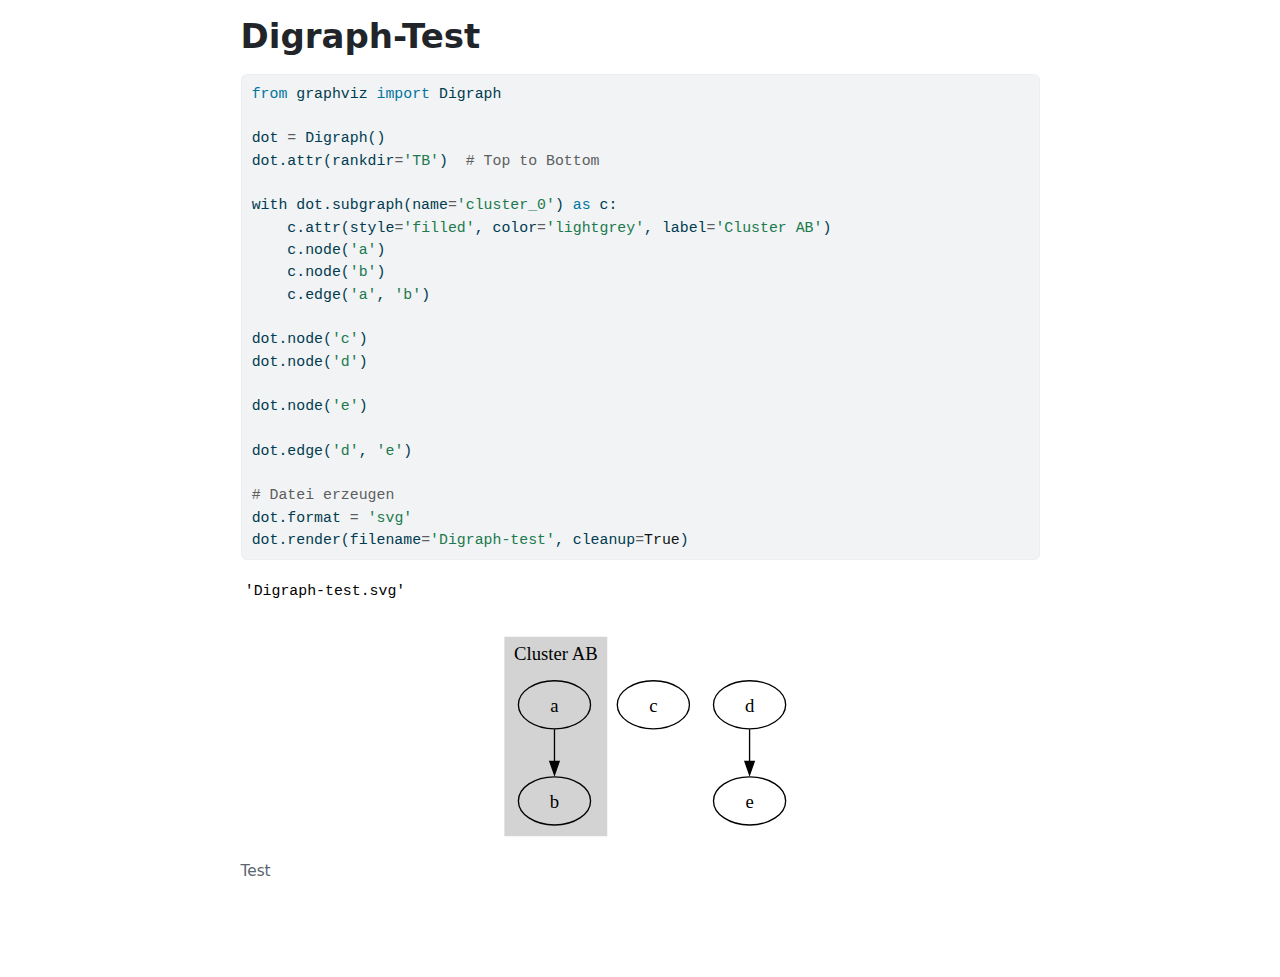
<file: Digraph-Test.html>
<!DOCTYPE html>
<html xmlns="http://www.w3.org/1999/xhtml" lang="en" xml:lang="en"><head>

<meta charset="utf-8">
<meta name="generator" content="quarto-1.4.549">

<meta name="viewport" content="width=device-width, initial-scale=1.0, user-scalable=yes">


<title>Digraph-Test</title>
<style>
code{white-space: pre-wrap;}
span.smallcaps{font-variant: small-caps;}
div.columns{display: flex; gap: min(4vw, 1.5em);}
div.column{flex: auto; overflow-x: auto;}
div.hanging-indent{margin-left: 1.5em; text-indent: -1.5em;}
ul.task-list{list-style: none;}
ul.task-list li input[type="checkbox"] {
  width: 0.8em;
  margin: 0 0.8em 0.2em -1em; /* quarto-specific, see https://github.com/quarto-dev/quarto-cli/issues/4556 */ 
  vertical-align: middle;
}
/* CSS for syntax highlighting */
pre > code.sourceCode { white-space: pre; position: relative; }
pre > code.sourceCode > span { line-height: 1.25; }
pre > code.sourceCode > span:empty { height: 1.2em; }
.sourceCode { overflow: visible; }
code.sourceCode > span { color: inherit; text-decoration: inherit; }
div.sourceCode { margin: 1em 0; }
pre.sourceCode { margin: 0; }
@media screen {
div.sourceCode { overflow: auto; }
}
@media print {
pre > code.sourceCode { white-space: pre-wrap; }
pre > code.sourceCode > span { text-indent: -5em; padding-left: 5em; }
}
pre.numberSource code
  { counter-reset: source-line 0; }
pre.numberSource code > span
  { position: relative; left: -4em; counter-increment: source-line; }
pre.numberSource code > span > a:first-child::before
  { content: counter(source-line);
    position: relative; left: -1em; text-align: right; vertical-align: baseline;
    border: none; display: inline-block;
    -webkit-touch-callout: none; -webkit-user-select: none;
    -khtml-user-select: none; -moz-user-select: none;
    -ms-user-select: none; user-select: none;
    padding: 0 4px; width: 4em;
  }
pre.numberSource { margin-left: 3em;  padding-left: 4px; }
div.sourceCode
  {   }
@media screen {
pre > code.sourceCode > span > a:first-child::before { text-decoration: underline; }
}
</style>


<script src="Digraph-Test_files/libs/clipboard/clipboard.min.js"></script>
<script src="Digraph-Test_files/libs/quarto-html/quarto.js"></script>
<script src="Digraph-Test_files/libs/quarto-html/popper.min.js"></script>
<script src="Digraph-Test_files/libs/quarto-html/tippy.umd.min.js"></script>
<script src="Digraph-Test_files/libs/quarto-html/anchor.min.js"></script>
<link href="Digraph-Test_files/libs/quarto-html/tippy.css" rel="stylesheet">
<link href="Digraph-Test_files/libs/quarto-html/quarto-syntax-highlighting.css" rel="stylesheet" id="quarto-text-highlighting-styles">
<script src="Digraph-Test_files/libs/bootstrap/bootstrap.min.js"></script>
<link href="Digraph-Test_files/libs/bootstrap/bootstrap-icons.css" rel="stylesheet">
<link href="Digraph-Test_files/libs/bootstrap/bootstrap.min.css" rel="stylesheet" id="quarto-bootstrap" data-mode="light">


</head>

<body class="fullcontent">

<div id="quarto-content" class="page-columns page-rows-contents page-layout-article">

<main class="content" id="quarto-document-content">

<header id="title-block-header" class="quarto-title-block default">
<div class="quarto-title">
<h1 class="title">Digraph-Test</h1>
</div>



<div class="quarto-title-meta">

    
  
    
  </div>
  


</header>


<div id="8d6da8a0" class="cell" data-execution_count="1">
<div class="sourceCode cell-code" id="cb1"><pre class="sourceCode python code-with-copy"><code class="sourceCode python"><span id="cb1-1"><a href="#cb1-1" aria-hidden="true" tabindex="-1"></a><span class="im">from</span> graphviz <span class="im">import</span> Digraph</span>
<span id="cb1-2"><a href="#cb1-2" aria-hidden="true" tabindex="-1"></a></span>
<span id="cb1-3"><a href="#cb1-3" aria-hidden="true" tabindex="-1"></a>dot <span class="op">=</span> Digraph()</span>
<span id="cb1-4"><a href="#cb1-4" aria-hidden="true" tabindex="-1"></a>dot.attr(rankdir<span class="op">=</span><span class="st">'TB'</span>)  <span class="co"># Top to Bottom</span></span>
<span id="cb1-5"><a href="#cb1-5" aria-hidden="true" tabindex="-1"></a></span>
<span id="cb1-6"><a href="#cb1-6" aria-hidden="true" tabindex="-1"></a><span class="cf">with</span> dot.subgraph(name<span class="op">=</span><span class="st">'cluster_0'</span>) <span class="im">as</span> c:</span>
<span id="cb1-7"><a href="#cb1-7" aria-hidden="true" tabindex="-1"></a>    c.attr(style<span class="op">=</span><span class="st">'filled'</span>, color<span class="op">=</span><span class="st">'lightgrey'</span>, label<span class="op">=</span><span class="st">'Cluster AB'</span>)</span>
<span id="cb1-8"><a href="#cb1-8" aria-hidden="true" tabindex="-1"></a>    c.node(<span class="st">'a'</span>)</span>
<span id="cb1-9"><a href="#cb1-9" aria-hidden="true" tabindex="-1"></a>    c.node(<span class="st">'b'</span>)</span>
<span id="cb1-10"><a href="#cb1-10" aria-hidden="true" tabindex="-1"></a>    c.edge(<span class="st">'a'</span>, <span class="st">'b'</span>)</span>
<span id="cb1-11"><a href="#cb1-11" aria-hidden="true" tabindex="-1"></a></span>
<span id="cb1-12"><a href="#cb1-12" aria-hidden="true" tabindex="-1"></a>dot.node(<span class="st">'c'</span>)</span>
<span id="cb1-13"><a href="#cb1-13" aria-hidden="true" tabindex="-1"></a>dot.node(<span class="st">'d'</span>)</span>
<span id="cb1-14"><a href="#cb1-14" aria-hidden="true" tabindex="-1"></a></span>
<span id="cb1-15"><a href="#cb1-15" aria-hidden="true" tabindex="-1"></a>dot.node(<span class="st">'e'</span>)</span>
<span id="cb1-16"><a href="#cb1-16" aria-hidden="true" tabindex="-1"></a></span>
<span id="cb1-17"><a href="#cb1-17" aria-hidden="true" tabindex="-1"></a>dot.edge(<span class="st">'d'</span>, <span class="st">'e'</span>)</span>
<span id="cb1-18"><a href="#cb1-18" aria-hidden="true" tabindex="-1"></a></span>
<span id="cb1-19"><a href="#cb1-19" aria-hidden="true" tabindex="-1"></a><span class="co"># Datei erzeugen</span></span>
<span id="cb1-20"><a href="#cb1-20" aria-hidden="true" tabindex="-1"></a>dot.<span class="bu">format</span> <span class="op">=</span> <span class="st">'svg'</span></span>
<span id="cb1-21"><a href="#cb1-21" aria-hidden="true" tabindex="-1"></a>dot.render(filename<span class="op">=</span><span class="st">'Digraph-test'</span>, cleanup<span class="op">=</span><span class="va">True</span>)</span></code><button title="Copy to Clipboard" class="code-copy-button"><i class="bi"></i></button></pre></div>
<div class="cell-output cell-output-display" data-execution_count="11">
<pre><code>'Digraph-test.svg'</code></pre>
</div>
</div>
<div class="quarto-figure quarto-figure-center">
<figure class="figure">
<p><img src="Digraph-test.svg" class="img-fluid figure-img"></p>
<figcaption>Test</figcaption>
</figure>
</div>

</main>
<!-- /main column -->
<script id="quarto-html-after-body" type="application/javascript">
window.document.addEventListener("DOMContentLoaded", function (event) {
  const toggleBodyColorMode = (bsSheetEl) => {
    const mode = bsSheetEl.getAttribute("data-mode");
    const bodyEl = window.document.querySelector("body");
    if (mode === "dark") {
      bodyEl.classList.add("quarto-dark");
      bodyEl.classList.remove("quarto-light");
    } else {
      bodyEl.classList.add("quarto-light");
      bodyEl.classList.remove("quarto-dark");
    }
  }
  const toggleBodyColorPrimary = () => {
    const bsSheetEl = window.document.querySelector("link#quarto-bootstrap");
    if (bsSheetEl) {
      toggleBodyColorMode(bsSheetEl);
    }
  }
  toggleBodyColorPrimary();  
  const icon = "";
  const anchorJS = new window.AnchorJS();
  anchorJS.options = {
    placement: 'right',
    icon: icon
  };
  anchorJS.add('.anchored');
  const isCodeAnnotation = (el) => {
    for (const clz of el.classList) {
      if (clz.startsWith('code-annotation-')) {                     
        return true;
      }
    }
    return false;
  }
  const clipboard = new window.ClipboardJS('.code-copy-button', {
    text: function(trigger) {
      const codeEl = trigger.previousElementSibling.cloneNode(true);
      for (const childEl of codeEl.children) {
        if (isCodeAnnotation(childEl)) {
          childEl.remove();
        }
      }
      return codeEl.innerText;
    }
  });
  clipboard.on('success', function(e) {
    // button target
    const button = e.trigger;
    // don't keep focus
    button.blur();
    // flash "checked"
    button.classList.add('code-copy-button-checked');
    var currentTitle = button.getAttribute("title");
    button.setAttribute("title", "Copied!");
    let tooltip;
    if (window.bootstrap) {
      button.setAttribute("data-bs-toggle", "tooltip");
      button.setAttribute("data-bs-placement", "left");
      button.setAttribute("data-bs-title", "Copied!");
      tooltip = new bootstrap.Tooltip(button, 
        { trigger: "manual", 
          customClass: "code-copy-button-tooltip",
          offset: [0, -8]});
      tooltip.show();    
    }
    setTimeout(function() {
      if (tooltip) {
        tooltip.hide();
        button.removeAttribute("data-bs-title");
        button.removeAttribute("data-bs-toggle");
        button.removeAttribute("data-bs-placement");
      }
      button.setAttribute("title", currentTitle);
      button.classList.remove('code-copy-button-checked');
    }, 1000);
    // clear code selection
    e.clearSelection();
  });
  function tippyHover(el, contentFn, onTriggerFn, onUntriggerFn) {
    const config = {
      allowHTML: true,
      maxWidth: 500,
      delay: 100,
      arrow: false,
      appendTo: function(el) {
          return el.parentElement;
      },
      interactive: true,
      interactiveBorder: 10,
      theme: 'quarto',
      placement: 'bottom-start',
    };
    if (contentFn) {
      config.content = contentFn;
    }
    if (onTriggerFn) {
      config.onTrigger = onTriggerFn;
    }
    if (onUntriggerFn) {
      config.onUntrigger = onUntriggerFn;
    }
    window.tippy(el, config); 
  }
  const noterefs = window.document.querySelectorAll('a[role="doc-noteref"]');
  for (var i=0; i<noterefs.length; i++) {
    const ref = noterefs[i];
    tippyHover(ref, function() {
      // use id or data attribute instead here
      let href = ref.getAttribute('data-footnote-href') || ref.getAttribute('href');
      try { href = new URL(href).hash; } catch {}
      const id = href.replace(/^#\/?/, "");
      const note = window.document.getElementById(id);
      return note.innerHTML;
    });
  }
  const xrefs = window.document.querySelectorAll('a.quarto-xref');
  const processXRef = (id, note) => {
    // Strip column container classes
    const stripColumnClz = (el) => {
      el.classList.remove("page-full", "page-columns");
      if (el.children) {
        for (const child of el.children) {
          stripColumnClz(child);
        }
      }
    }
    stripColumnClz(note)
    if (id === null || id.startsWith('sec-')) {
      // Special case sections, only their first couple elements
      const container = document.createElement("div");
      if (note.children && note.children.length > 2) {
        container.appendChild(note.children[0].cloneNode(true));
        for (let i = 1; i < note.children.length; i++) {
          const child = note.children[i];
          if (child.tagName === "P" && child.innerText === "") {
            continue;
          } else {
            container.appendChild(child.cloneNode(true));
            break;
          }
        }
        if (window.Quarto?.typesetMath) {
          window.Quarto.typesetMath(container);
        }
        return container.innerHTML
      } else {
        if (window.Quarto?.typesetMath) {
          window.Quarto.typesetMath(note);
        }
        return note.innerHTML;
      }
    } else {
      // Remove any anchor links if they are present
      const anchorLink = note.querySelector('a.anchorjs-link');
      if (anchorLink) {
        anchorLink.remove();
      }
      if (window.Quarto?.typesetMath) {
        window.Quarto.typesetMath(note);
      }
      // TODO in 1.5, we should make sure this works without a callout special case
      if (note.classList.contains("callout")) {
        return note.outerHTML;
      } else {
        return note.innerHTML;
      }
    }
  }
  for (var i=0; i<xrefs.length; i++) {
    const xref = xrefs[i];
    tippyHover(xref, undefined, function(instance) {
      instance.disable();
      let url = xref.getAttribute('href');
      let hash = undefined; 
      if (url.startsWith('#')) {
        hash = url;
      } else {
        try { hash = new URL(url).hash; } catch {}
      }
      if (hash) {
        const id = hash.replace(/^#\/?/, "");
        const note = window.document.getElementById(id);
        if (note !== null) {
          try {
            const html = processXRef(id, note.cloneNode(true));
            instance.setContent(html);
          } finally {
            instance.enable();
            instance.show();
          }
        } else {
          // See if we can fetch this
          fetch(url.split('#')[0])
          .then(res => res.text())
          .then(html => {
            const parser = new DOMParser();
            const htmlDoc = parser.parseFromString(html, "text/html");
            const note = htmlDoc.getElementById(id);
            if (note !== null) {
              const html = processXRef(id, note);
              instance.setContent(html);
            } 
          }).finally(() => {
            instance.enable();
            instance.show();
          });
        }
      } else {
        // See if we can fetch a full url (with no hash to target)
        // This is a special case and we should probably do some content thinning / targeting
        fetch(url)
        .then(res => res.text())
        .then(html => {
          const parser = new DOMParser();
          const htmlDoc = parser.parseFromString(html, "text/html");
          const note = htmlDoc.querySelector('main.content');
          if (note !== null) {
            // This should only happen for chapter cross references
            // (since there is no id in the URL)
            // remove the first header
            if (note.children.length > 0 && note.children[0].tagName === "HEADER") {
              note.children[0].remove();
            }
            const html = processXRef(null, note);
            instance.setContent(html);
          } 
        }).finally(() => {
          instance.enable();
          instance.show();
        });
      }
    }, function(instance) {
    });
  }
      let selectedAnnoteEl;
      const selectorForAnnotation = ( cell, annotation) => {
        let cellAttr = 'data-code-cell="' + cell + '"';
        let lineAttr = 'data-code-annotation="' +  annotation + '"';
        const selector = 'span[' + cellAttr + '][' + lineAttr + ']';
        return selector;
      }
      const selectCodeLines = (annoteEl) => {
        const doc = window.document;
        const targetCell = annoteEl.getAttribute("data-target-cell");
        const targetAnnotation = annoteEl.getAttribute("data-target-annotation");
        const annoteSpan = window.document.querySelector(selectorForAnnotation(targetCell, targetAnnotation));
        const lines = annoteSpan.getAttribute("data-code-lines").split(",");
        const lineIds = lines.map((line) => {
          return targetCell + "-" + line;
        })
        let top = null;
        let height = null;
        let parent = null;
        if (lineIds.length > 0) {
            //compute the position of the single el (top and bottom and make a div)
            const el = window.document.getElementById(lineIds[0]);
            top = el.offsetTop;
            height = el.offsetHeight;
            parent = el.parentElement.parentElement;
          if (lineIds.length > 1) {
            const lastEl = window.document.getElementById(lineIds[lineIds.length - 1]);
            const bottom = lastEl.offsetTop + lastEl.offsetHeight;
            height = bottom - top;
          }
          if (top !== null && height !== null && parent !== null) {
            // cook up a div (if necessary) and position it 
            let div = window.document.getElementById("code-annotation-line-highlight");
            if (div === null) {
              div = window.document.createElement("div");
              div.setAttribute("id", "code-annotation-line-highlight");
              div.style.position = 'absolute';
              parent.appendChild(div);
            }
            div.style.top = top - 2 + "px";
            div.style.height = height + 4 + "px";
            div.style.left = 0;
            let gutterDiv = window.document.getElementById("code-annotation-line-highlight-gutter");
            if (gutterDiv === null) {
              gutterDiv = window.document.createElement("div");
              gutterDiv.setAttribute("id", "code-annotation-line-highlight-gutter");
              gutterDiv.style.position = 'absolute';
              const codeCell = window.document.getElementById(targetCell);
              const gutter = codeCell.querySelector('.code-annotation-gutter');
              gutter.appendChild(gutterDiv);
            }
            gutterDiv.style.top = top - 2 + "px";
            gutterDiv.style.height = height + 4 + "px";
          }
          selectedAnnoteEl = annoteEl;
        }
      };
      const unselectCodeLines = () => {
        const elementsIds = ["code-annotation-line-highlight", "code-annotation-line-highlight-gutter"];
        elementsIds.forEach((elId) => {
          const div = window.document.getElementById(elId);
          if (div) {
            div.remove();
          }
        });
        selectedAnnoteEl = undefined;
      };
        // Handle positioning of the toggle
    window.addEventListener(
      "resize",
      throttle(() => {
        elRect = undefined;
        if (selectedAnnoteEl) {
          selectCodeLines(selectedAnnoteEl);
        }
      }, 10)
    );
    function throttle(fn, ms) {
    let throttle = false;
    let timer;
      return (...args) => {
        if(!throttle) { // first call gets through
            fn.apply(this, args);
            throttle = true;
        } else { // all the others get throttled
            if(timer) clearTimeout(timer); // cancel #2
            timer = setTimeout(() => {
              fn.apply(this, args);
              timer = throttle = false;
            }, ms);
        }
      };
    }
      // Attach click handler to the DT
      const annoteDls = window.document.querySelectorAll('dt[data-target-cell]');
      for (const annoteDlNode of annoteDls) {
        annoteDlNode.addEventListener('click', (event) => {
          const clickedEl = event.target;
          if (clickedEl !== selectedAnnoteEl) {
            unselectCodeLines();
            const activeEl = window.document.querySelector('dt[data-target-cell].code-annotation-active');
            if (activeEl) {
              activeEl.classList.remove('code-annotation-active');
            }
            selectCodeLines(clickedEl);
            clickedEl.classList.add('code-annotation-active');
          } else {
            // Unselect the line
            unselectCodeLines();
            clickedEl.classList.remove('code-annotation-active');
          }
        });
      }
  const findCites = (el) => {
    const parentEl = el.parentElement;
    if (parentEl) {
      const cites = parentEl.dataset.cites;
      if (cites) {
        return {
          el,
          cites: cites.split(' ')
        };
      } else {
        return findCites(el.parentElement)
      }
    } else {
      return undefined;
    }
  };
  var bibliorefs = window.document.querySelectorAll('a[role="doc-biblioref"]');
  for (var i=0; i<bibliorefs.length; i++) {
    const ref = bibliorefs[i];
    const citeInfo = findCites(ref);
    if (citeInfo) {
      tippyHover(citeInfo.el, function() {
        var popup = window.document.createElement('div');
        citeInfo.cites.forEach(function(cite) {
          var citeDiv = window.document.createElement('div');
          citeDiv.classList.add('hanging-indent');
          citeDiv.classList.add('csl-entry');
          var biblioDiv = window.document.getElementById('ref-' + cite);
          if (biblioDiv) {
            citeDiv.innerHTML = biblioDiv.innerHTML;
          }
          popup.appendChild(citeDiv);
        });
        return popup.innerHTML;
      });
    }
  }
});
</script>
</div> <!-- /content -->




</body></html>
</file>
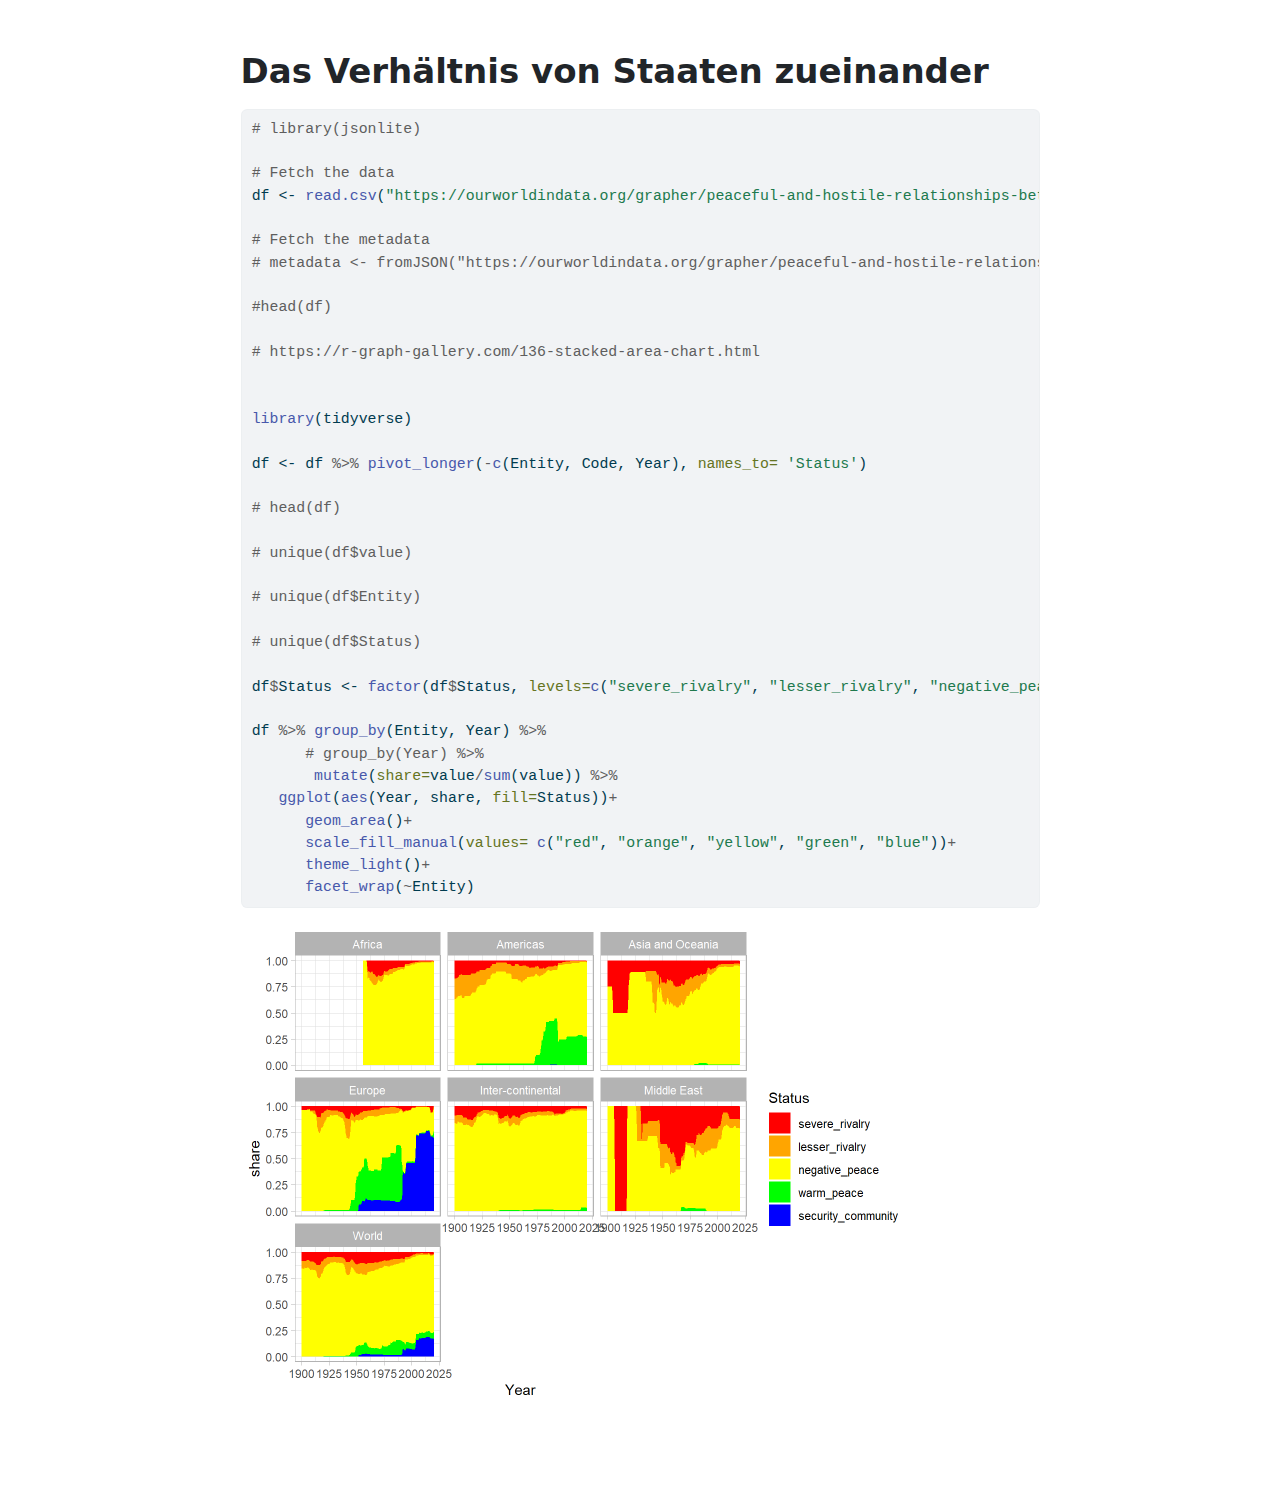
<file: Krieg-und-Frieden.html>
<!DOCTYPE html>
<html xmlns="http://www.w3.org/1999/xhtml" lang="en" xml:lang="en"><head>

<meta charset="utf-8">
<meta name="generator" content="quarto-1.7.31">

<meta name="viewport" content="width=device-width, initial-scale=1.0, user-scalable=yes">


<title>krieg-und-frieden</title>
<style>
code{white-space: pre-wrap;}
span.smallcaps{font-variant: small-caps;}
div.columns{display: flex; gap: min(4vw, 1.5em);}
div.column{flex: auto; overflow-x: auto;}
div.hanging-indent{margin-left: 1.5em; text-indent: -1.5em;}
ul.task-list{list-style: none;}
ul.task-list li input[type="checkbox"] {
  width: 0.8em;
  margin: 0 0.8em 0.2em -1em; /* quarto-specific, see https://github.com/quarto-dev/quarto-cli/issues/4556 */ 
  vertical-align: middle;
}
/* CSS for syntax highlighting */
html { -webkit-text-size-adjust: 100%; }
pre > code.sourceCode { white-space: pre; position: relative; }
pre > code.sourceCode > span { display: inline-block; line-height: 1.25; }
pre > code.sourceCode > span:empty { height: 1.2em; }
.sourceCode { overflow: visible; }
code.sourceCode > span { color: inherit; text-decoration: inherit; }
div.sourceCode { margin: 1em 0; }
pre.sourceCode { margin: 0; }
@media screen {
div.sourceCode { overflow: auto; }
}
@media print {
pre > code.sourceCode { white-space: pre-wrap; }
pre > code.sourceCode > span { text-indent: -5em; padding-left: 5em; }
}
pre.numberSource code
  { counter-reset: source-line 0; }
pre.numberSource code > span
  { position: relative; left: -4em; counter-increment: source-line; }
pre.numberSource code > span > a:first-child::before
  { content: counter(source-line);
    position: relative; left: -1em; text-align: right; vertical-align: baseline;
    border: none; display: inline-block;
    -webkit-touch-callout: none; -webkit-user-select: none;
    -khtml-user-select: none; -moz-user-select: none;
    -ms-user-select: none; user-select: none;
    padding: 0 4px; width: 4em;
  }
pre.numberSource { margin-left: 3em;  padding-left: 4px; }
div.sourceCode
  {   }
@media screen {
pre > code.sourceCode > span > a:first-child::before { text-decoration: underline; }
}
</style>


<script src="Krieg-und-Frieden_files/libs/clipboard/clipboard.min.js"></script>
<script src="Krieg-und-Frieden_files/libs/quarto-html/quarto.js" type="module"></script>
<script src="Krieg-und-Frieden_files/libs/quarto-html/tabsets/tabsets.js" type="module"></script>
<script src="Krieg-und-Frieden_files/libs/quarto-html/popper.min.js"></script>
<script src="Krieg-und-Frieden_files/libs/quarto-html/tippy.umd.min.js"></script>
<script src="Krieg-und-Frieden_files/libs/quarto-html/anchor.min.js"></script>
<link href="Krieg-und-Frieden_files/libs/quarto-html/tippy.css" rel="stylesheet">
<link href="Krieg-und-Frieden_files/libs/quarto-html/quarto-syntax-highlighting-e1a5c8363afafaef2c763b6775fbf3ca.css" rel="stylesheet" id="quarto-text-highlighting-styles">
<script src="Krieg-und-Frieden_files/libs/bootstrap/bootstrap.min.js"></script>
<link href="Krieg-und-Frieden_files/libs/bootstrap/bootstrap-icons.css" rel="stylesheet">
<link href="Krieg-und-Frieden_files/libs/bootstrap/bootstrap-bb462d781dde1847d9e3ccf7736099dd.min.css" rel="stylesheet" append-hash="true" id="quarto-bootstrap" data-mode="light">


</head>

<body class="fullcontent quarto-light">

<div id="quarto-content" class="page-columns page-rows-contents page-layout-article">

<main class="content" id="quarto-document-content">




<section id="das-verhältnis-von-staaten-zueinander" class="level1">
<h1>Das Verhältnis von Staaten zueinander</h1>
<div class="cell">
<div class="sourceCode cell-code" id="cb1"><pre class="sourceCode r code-with-copy"><code class="sourceCode r"><span id="cb1-1"><a href="#cb1-1" aria-hidden="true" tabindex="-1"></a><span class="co"># library(jsonlite)</span></span>
<span id="cb1-2"><a href="#cb1-2" aria-hidden="true" tabindex="-1"></a></span>
<span id="cb1-3"><a href="#cb1-3" aria-hidden="true" tabindex="-1"></a><span class="co"># Fetch the data</span></span>
<span id="cb1-4"><a href="#cb1-4" aria-hidden="true" tabindex="-1"></a>df <span class="ot">&lt;-</span> <span class="fu">read.csv</span>(<span class="st">"https://ourworldindata.org/grapher/peaceful-and-hostile-relationships-between-states.csv?v=1&amp;csvType=full&amp;useColumnShortNames=true"</span>)</span>
<span id="cb1-5"><a href="#cb1-5" aria-hidden="true" tabindex="-1"></a></span>
<span id="cb1-6"><a href="#cb1-6" aria-hidden="true" tabindex="-1"></a><span class="co"># Fetch the metadata</span></span>
<span id="cb1-7"><a href="#cb1-7" aria-hidden="true" tabindex="-1"></a><span class="co"># metadata &lt;- fromJSON("https://ourworldindata.org/grapher/peaceful-and-hostile-relationships-between-states.metadata.json?v=1&amp;csvType=full&amp;useColumnShortNames=true")</span></span>
<span id="cb1-8"><a href="#cb1-8" aria-hidden="true" tabindex="-1"></a></span>
<span id="cb1-9"><a href="#cb1-9" aria-hidden="true" tabindex="-1"></a><span class="co">#head(df)</span></span>
<span id="cb1-10"><a href="#cb1-10" aria-hidden="true" tabindex="-1"></a></span>
<span id="cb1-11"><a href="#cb1-11" aria-hidden="true" tabindex="-1"></a><span class="co"># https://r-graph-gallery.com/136-stacked-area-chart.html</span></span>
<span id="cb1-12"><a href="#cb1-12" aria-hidden="true" tabindex="-1"></a></span>
<span id="cb1-13"><a href="#cb1-13" aria-hidden="true" tabindex="-1"></a></span>
<span id="cb1-14"><a href="#cb1-14" aria-hidden="true" tabindex="-1"></a><span class="fu">library</span>(tidyverse)</span>
<span id="cb1-15"><a href="#cb1-15" aria-hidden="true" tabindex="-1"></a></span>
<span id="cb1-16"><a href="#cb1-16" aria-hidden="true" tabindex="-1"></a>df <span class="ot">&lt;-</span> df <span class="sc">%&gt;%</span> <span class="fu">pivot_longer</span>(<span class="sc">-</span><span class="fu">c</span>(Entity, Code, Year), <span class="at">names_to=</span> <span class="st">'Status'</span>)</span>
<span id="cb1-17"><a href="#cb1-17" aria-hidden="true" tabindex="-1"></a></span>
<span id="cb1-18"><a href="#cb1-18" aria-hidden="true" tabindex="-1"></a><span class="co"># head(df)</span></span>
<span id="cb1-19"><a href="#cb1-19" aria-hidden="true" tabindex="-1"></a></span>
<span id="cb1-20"><a href="#cb1-20" aria-hidden="true" tabindex="-1"></a><span class="co"># unique(df$value)</span></span>
<span id="cb1-21"><a href="#cb1-21" aria-hidden="true" tabindex="-1"></a></span>
<span id="cb1-22"><a href="#cb1-22" aria-hidden="true" tabindex="-1"></a><span class="co"># unique(df$Entity)</span></span>
<span id="cb1-23"><a href="#cb1-23" aria-hidden="true" tabindex="-1"></a></span>
<span id="cb1-24"><a href="#cb1-24" aria-hidden="true" tabindex="-1"></a><span class="co"># unique(df$Status)</span></span>
<span id="cb1-25"><a href="#cb1-25" aria-hidden="true" tabindex="-1"></a></span>
<span id="cb1-26"><a href="#cb1-26" aria-hidden="true" tabindex="-1"></a>df<span class="sc">$</span>Status <span class="ot">&lt;-</span> <span class="fu">factor</span>(df<span class="sc">$</span>Status, <span class="at">levels=</span><span class="fu">c</span>(<span class="st">"severe_rivalry"</span>, <span class="st">"lesser_rivalry"</span>, <span class="st">"negative_peace"</span>, <span class="st">"warm_peace"</span>, <span class="st">"security_community"</span>))</span>
<span id="cb1-27"><a href="#cb1-27" aria-hidden="true" tabindex="-1"></a></span>
<span id="cb1-28"><a href="#cb1-28" aria-hidden="true" tabindex="-1"></a>df <span class="sc">%&gt;%</span> <span class="fu">group_by</span>(Entity, Year) <span class="sc">%&gt;%</span></span>
<span id="cb1-29"><a href="#cb1-29" aria-hidden="true" tabindex="-1"></a>      <span class="co"># group_by(Year) %&gt;%</span></span>
<span id="cb1-30"><a href="#cb1-30" aria-hidden="true" tabindex="-1"></a>       <span class="fu">mutate</span>(<span class="at">share=</span>value<span class="sc">/</span><span class="fu">sum</span>(value)) <span class="sc">%&gt;%</span></span>
<span id="cb1-31"><a href="#cb1-31" aria-hidden="true" tabindex="-1"></a>   <span class="fu">ggplot</span>(<span class="fu">aes</span>(Year, share, <span class="at">fill=</span>Status))<span class="sc">+</span></span>
<span id="cb1-32"><a href="#cb1-32" aria-hidden="true" tabindex="-1"></a>      <span class="fu">geom_area</span>()<span class="sc">+</span></span>
<span id="cb1-33"><a href="#cb1-33" aria-hidden="true" tabindex="-1"></a>      <span class="fu">scale_fill_manual</span>(<span class="at">values=</span> <span class="fu">c</span>(<span class="st">"red"</span>, <span class="st">"orange"</span>, <span class="st">"yellow"</span>, <span class="st">"green"</span>, <span class="st">"blue"</span>))<span class="sc">+</span></span>
<span id="cb1-34"><a href="#cb1-34" aria-hidden="true" tabindex="-1"></a>      <span class="fu">theme_light</span>()<span class="sc">+</span></span>
<span id="cb1-35"><a href="#cb1-35" aria-hidden="true" tabindex="-1"></a>      <span class="fu">facet_wrap</span>(<span class="sc">~</span>Entity)</span></code><button title="Copy to Clipboard" class="code-copy-button"><i class="bi"></i></button></pre></div>
<div class="cell-output-display">
<div>
<figure class="figure">
<p><img src="Krieg-und-Frieden_files/figure-html/unnamed-chunk-1-1.png" class="img-fluid figure-img" width="672"></p>
</figure>
</div>
</div>
</div>
</section>

</main>
<!-- /main column -->
<script id="quarto-html-after-body" type="application/javascript">
  window.document.addEventListener("DOMContentLoaded", function (event) {
    const icon = "";
    const anchorJS = new window.AnchorJS();
    anchorJS.options = {
      placement: 'right',
      icon: icon
    };
    anchorJS.add('.anchored');
    const isCodeAnnotation = (el) => {
      for (const clz of el.classList) {
        if (clz.startsWith('code-annotation-')) {                     
          return true;
        }
      }
      return false;
    }
    const onCopySuccess = function(e) {
      // button target
      const button = e.trigger;
      // don't keep focus
      button.blur();
      // flash "checked"
      button.classList.add('code-copy-button-checked');
      var currentTitle = button.getAttribute("title");
      button.setAttribute("title", "Copied!");
      let tooltip;
      if (window.bootstrap) {
        button.setAttribute("data-bs-toggle", "tooltip");
        button.setAttribute("data-bs-placement", "left");
        button.setAttribute("data-bs-title", "Copied!");
        tooltip = new bootstrap.Tooltip(button, 
          { trigger: "manual", 
            customClass: "code-copy-button-tooltip",
            offset: [0, -8]});
        tooltip.show();    
      }
      setTimeout(function() {
        if (tooltip) {
          tooltip.hide();
          button.removeAttribute("data-bs-title");
          button.removeAttribute("data-bs-toggle");
          button.removeAttribute("data-bs-placement");
        }
        button.setAttribute("title", currentTitle);
        button.classList.remove('code-copy-button-checked');
      }, 1000);
      // clear code selection
      e.clearSelection();
    }
    const getTextToCopy = function(trigger) {
        const codeEl = trigger.previousElementSibling.cloneNode(true);
        for (const childEl of codeEl.children) {
          if (isCodeAnnotation(childEl)) {
            childEl.remove();
          }
        }
        return codeEl.innerText;
    }
    const clipboard = new window.ClipboardJS('.code-copy-button:not([data-in-quarto-modal])', {
      text: getTextToCopy
    });
    clipboard.on('success', onCopySuccess);
    if (window.document.getElementById('quarto-embedded-source-code-modal')) {
      const clipboardModal = new window.ClipboardJS('.code-copy-button[data-in-quarto-modal]', {
        text: getTextToCopy,
        container: window.document.getElementById('quarto-embedded-source-code-modal')
      });
      clipboardModal.on('success', onCopySuccess);
    }
      var localhostRegex = new RegExp(/^(?:http|https):\/\/localhost\:?[0-9]*\//);
      var mailtoRegex = new RegExp(/^mailto:/);
        var filterRegex = new RegExp('/' + window.location.host + '/');
      var isInternal = (href) => {
          return filterRegex.test(href) || localhostRegex.test(href) || mailtoRegex.test(href);
      }
      // Inspect non-navigation links and adorn them if external
     var links = window.document.querySelectorAll('a[href]:not(.nav-link):not(.navbar-brand):not(.toc-action):not(.sidebar-link):not(.sidebar-item-toggle):not(.pagination-link):not(.no-external):not([aria-hidden]):not(.dropdown-item):not(.quarto-navigation-tool):not(.about-link)');
      for (var i=0; i<links.length; i++) {
        const link = links[i];
        if (!isInternal(link.href)) {
          // undo the damage that might have been done by quarto-nav.js in the case of
          // links that we want to consider external
          if (link.dataset.originalHref !== undefined) {
            link.href = link.dataset.originalHref;
          }
        }
      }
    function tippyHover(el, contentFn, onTriggerFn, onUntriggerFn) {
      const config = {
        allowHTML: true,
        maxWidth: 500,
        delay: 100,
        arrow: false,
        appendTo: function(el) {
            return el.parentElement;
        },
        interactive: true,
        interactiveBorder: 10,
        theme: 'quarto',
        placement: 'bottom-start',
      };
      if (contentFn) {
        config.content = contentFn;
      }
      if (onTriggerFn) {
        config.onTrigger = onTriggerFn;
      }
      if (onUntriggerFn) {
        config.onUntrigger = onUntriggerFn;
      }
      window.tippy(el, config); 
    }
    const noterefs = window.document.querySelectorAll('a[role="doc-noteref"]');
    for (var i=0; i<noterefs.length; i++) {
      const ref = noterefs[i];
      tippyHover(ref, function() {
        // use id or data attribute instead here
        let href = ref.getAttribute('data-footnote-href') || ref.getAttribute('href');
        try { href = new URL(href).hash; } catch {}
        const id = href.replace(/^#\/?/, "");
        const note = window.document.getElementById(id);
        if (note) {
          return note.innerHTML;
        } else {
          return "";
        }
      });
    }
    const xrefs = window.document.querySelectorAll('a.quarto-xref');
    const processXRef = (id, note) => {
      // Strip column container classes
      const stripColumnClz = (el) => {
        el.classList.remove("page-full", "page-columns");
        if (el.children) {
          for (const child of el.children) {
            stripColumnClz(child);
          }
        }
      }
      stripColumnClz(note)
      if (id === null || id.startsWith('sec-')) {
        // Special case sections, only their first couple elements
        const container = document.createElement("div");
        if (note.children && note.children.length > 2) {
          container.appendChild(note.children[0].cloneNode(true));
          for (let i = 1; i < note.children.length; i++) {
            const child = note.children[i];
            if (child.tagName === "P" && child.innerText === "") {
              continue;
            } else {
              container.appendChild(child.cloneNode(true));
              break;
            }
          }
          if (window.Quarto?.typesetMath) {
            window.Quarto.typesetMath(container);
          }
          return container.innerHTML
        } else {
          if (window.Quarto?.typesetMath) {
            window.Quarto.typesetMath(note);
          }
          return note.innerHTML;
        }
      } else {
        // Remove any anchor links if they are present
        const anchorLink = note.querySelector('a.anchorjs-link');
        if (anchorLink) {
          anchorLink.remove();
        }
        if (window.Quarto?.typesetMath) {
          window.Quarto.typesetMath(note);
        }
        if (note.classList.contains("callout")) {
          return note.outerHTML;
        } else {
          return note.innerHTML;
        }
      }
    }
    for (var i=0; i<xrefs.length; i++) {
      const xref = xrefs[i];
      tippyHover(xref, undefined, function(instance) {
        instance.disable();
        let url = xref.getAttribute('href');
        let hash = undefined; 
        if (url.startsWith('#')) {
          hash = url;
        } else {
          try { hash = new URL(url).hash; } catch {}
        }
        if (hash) {
          const id = hash.replace(/^#\/?/, "");
          const note = window.document.getElementById(id);
          if (note !== null) {
            try {
              const html = processXRef(id, note.cloneNode(true));
              instance.setContent(html);
            } finally {
              instance.enable();
              instance.show();
            }
          } else {
            // See if we can fetch this
            fetch(url.split('#')[0])
            .then(res => res.text())
            .then(html => {
              const parser = new DOMParser();
              const htmlDoc = parser.parseFromString(html, "text/html");
              const note = htmlDoc.getElementById(id);
              if (note !== null) {
                const html = processXRef(id, note);
                instance.setContent(html);
              } 
            }).finally(() => {
              instance.enable();
              instance.show();
            });
          }
        } else {
          // See if we can fetch a full url (with no hash to target)
          // This is a special case and we should probably do some content thinning / targeting
          fetch(url)
          .then(res => res.text())
          .then(html => {
            const parser = new DOMParser();
            const htmlDoc = parser.parseFromString(html, "text/html");
            const note = htmlDoc.querySelector('main.content');
            if (note !== null) {
              // This should only happen for chapter cross references
              // (since there is no id in the URL)
              // remove the first header
              if (note.children.length > 0 && note.children[0].tagName === "HEADER") {
                note.children[0].remove();
              }
              const html = processXRef(null, note);
              instance.setContent(html);
            } 
          }).finally(() => {
            instance.enable();
            instance.show();
          });
        }
      }, function(instance) {
      });
    }
        let selectedAnnoteEl;
        const selectorForAnnotation = ( cell, annotation) => {
          let cellAttr = 'data-code-cell="' + cell + '"';
          let lineAttr = 'data-code-annotation="' +  annotation + '"';
          const selector = 'span[' + cellAttr + '][' + lineAttr + ']';
          return selector;
        }
        const selectCodeLines = (annoteEl) => {
          const doc = window.document;
          const targetCell = annoteEl.getAttribute("data-target-cell");
          const targetAnnotation = annoteEl.getAttribute("data-target-annotation");
          const annoteSpan = window.document.querySelector(selectorForAnnotation(targetCell, targetAnnotation));
          const lines = annoteSpan.getAttribute("data-code-lines").split(",");
          const lineIds = lines.map((line) => {
            return targetCell + "-" + line;
          })
          let top = null;
          let height = null;
          let parent = null;
          if (lineIds.length > 0) {
              //compute the position of the single el (top and bottom and make a div)
              const el = window.document.getElementById(lineIds[0]);
              top = el.offsetTop;
              height = el.offsetHeight;
              parent = el.parentElement.parentElement;
            if (lineIds.length > 1) {
              const lastEl = window.document.getElementById(lineIds[lineIds.length - 1]);
              const bottom = lastEl.offsetTop + lastEl.offsetHeight;
              height = bottom - top;
            }
            if (top !== null && height !== null && parent !== null) {
              // cook up a div (if necessary) and position it 
              let div = window.document.getElementById("code-annotation-line-highlight");
              if (div === null) {
                div = window.document.createElement("div");
                div.setAttribute("id", "code-annotation-line-highlight");
                div.style.position = 'absolute';
                parent.appendChild(div);
              }
              div.style.top = top - 2 + "px";
              div.style.height = height + 4 + "px";
              div.style.left = 0;
              let gutterDiv = window.document.getElementById("code-annotation-line-highlight-gutter");
              if (gutterDiv === null) {
                gutterDiv = window.document.createElement("div");
                gutterDiv.setAttribute("id", "code-annotation-line-highlight-gutter");
                gutterDiv.style.position = 'absolute';
                const codeCell = window.document.getElementById(targetCell);
                const gutter = codeCell.querySelector('.code-annotation-gutter');
                gutter.appendChild(gutterDiv);
              }
              gutterDiv.style.top = top - 2 + "px";
              gutterDiv.style.height = height + 4 + "px";
            }
            selectedAnnoteEl = annoteEl;
          }
        };
        const unselectCodeLines = () => {
          const elementsIds = ["code-annotation-line-highlight", "code-annotation-line-highlight-gutter"];
          elementsIds.forEach((elId) => {
            const div = window.document.getElementById(elId);
            if (div) {
              div.remove();
            }
          });
          selectedAnnoteEl = undefined;
        };
          // Handle positioning of the toggle
      window.addEventListener(
        "resize",
        throttle(() => {
          elRect = undefined;
          if (selectedAnnoteEl) {
            selectCodeLines(selectedAnnoteEl);
          }
        }, 10)
      );
      function throttle(fn, ms) {
      let throttle = false;
      let timer;
        return (...args) => {
          if(!throttle) { // first call gets through
              fn.apply(this, args);
              throttle = true;
          } else { // all the others get throttled
              if(timer) clearTimeout(timer); // cancel #2
              timer = setTimeout(() => {
                fn.apply(this, args);
                timer = throttle = false;
              }, ms);
          }
        };
      }
        // Attach click handler to the DT
        const annoteDls = window.document.querySelectorAll('dt[data-target-cell]');
        for (const annoteDlNode of annoteDls) {
          annoteDlNode.addEventListener('click', (event) => {
            const clickedEl = event.target;
            if (clickedEl !== selectedAnnoteEl) {
              unselectCodeLines();
              const activeEl = window.document.querySelector('dt[data-target-cell].code-annotation-active');
              if (activeEl) {
                activeEl.classList.remove('code-annotation-active');
              }
              selectCodeLines(clickedEl);
              clickedEl.classList.add('code-annotation-active');
            } else {
              // Unselect the line
              unselectCodeLines();
              clickedEl.classList.remove('code-annotation-active');
            }
          });
        }
    const findCites = (el) => {
      const parentEl = el.parentElement;
      if (parentEl) {
        const cites = parentEl.dataset.cites;
        if (cites) {
          return {
            el,
            cites: cites.split(' ')
          };
        } else {
          return findCites(el.parentElement)
        }
      } else {
        return undefined;
      }
    };
    var bibliorefs = window.document.querySelectorAll('a[role="doc-biblioref"]');
    for (var i=0; i<bibliorefs.length; i++) {
      const ref = bibliorefs[i];
      const citeInfo = findCites(ref);
      if (citeInfo) {
        tippyHover(citeInfo.el, function() {
          var popup = window.document.createElement('div');
          citeInfo.cites.forEach(function(cite) {
            var citeDiv = window.document.createElement('div');
            citeDiv.classList.add('hanging-indent');
            citeDiv.classList.add('csl-entry');
            var biblioDiv = window.document.getElementById('ref-' + cite);
            if (biblioDiv) {
              citeDiv.innerHTML = biblioDiv.innerHTML;
            }
            popup.appendChild(citeDiv);
          });
          return popup.innerHTML;
        });
      }
    }
  });
  </script>
</div> <!-- /content -->




</body></html>
</file>
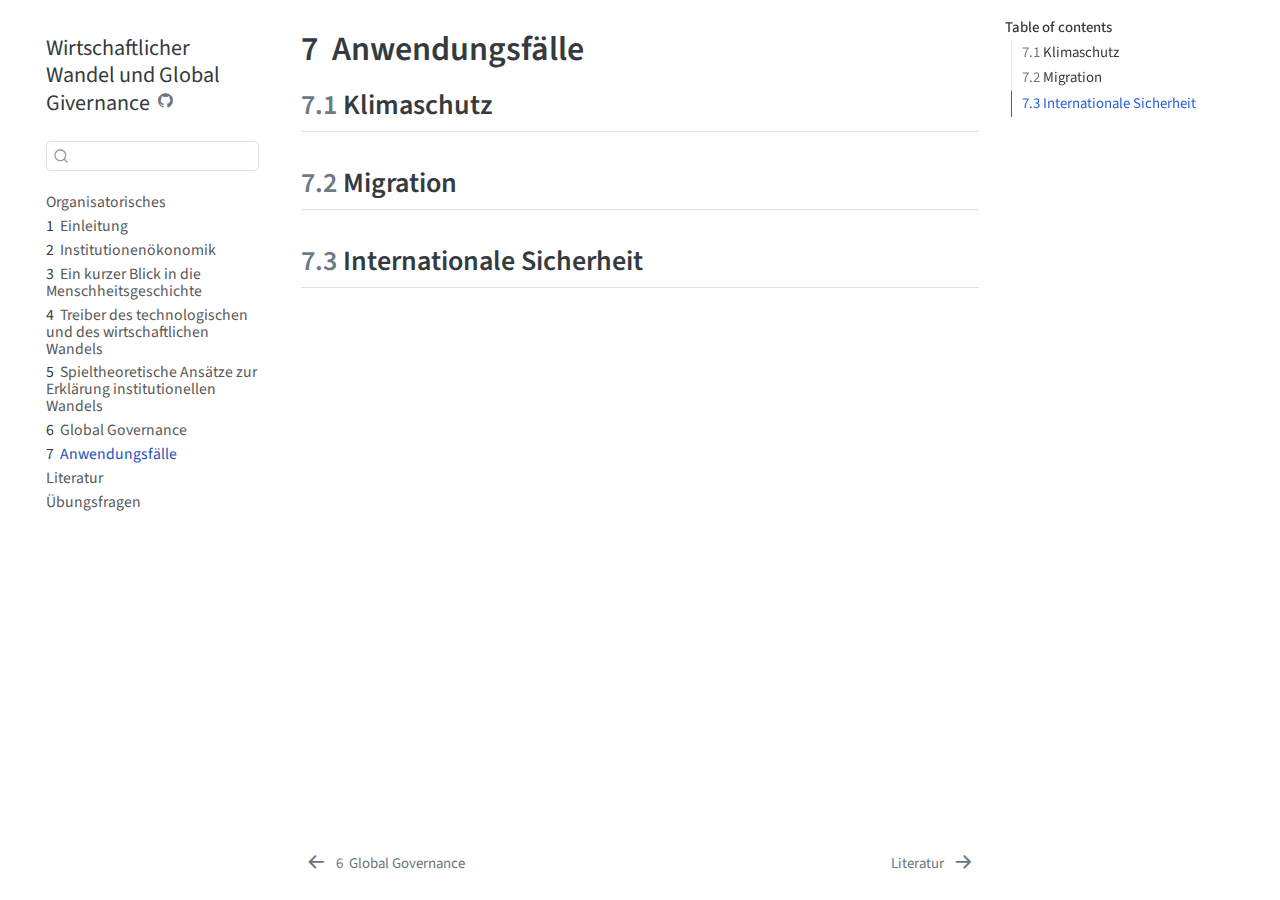
<file: docs/Anwendungsfaelle.html>
<!DOCTYPE html>
<html xmlns="http://www.w3.org/1999/xhtml" lang="en" xml:lang="en"><head>

<meta charset="utf-8">
<meta name="generator" content="quarto-1.4.549">

<meta name="viewport" content="width=device-width, initial-scale=1.0, user-scalable=yes">


<title>Wirtschaftlicher Wandel und Global Givernance - 7&nbsp; Anwendungsfälle</title>
<style>
code{white-space: pre-wrap;}
span.smallcaps{font-variant: small-caps;}
div.columns{display: flex; gap: min(4vw, 1.5em);}
div.column{flex: auto; overflow-x: auto;}
div.hanging-indent{margin-left: 1.5em; text-indent: -1.5em;}
ul.task-list{list-style: none;}
ul.task-list li input[type="checkbox"] {
  width: 0.8em;
  margin: 0 0.8em 0.2em -1em; /* quarto-specific, see https://github.com/quarto-dev/quarto-cli/issues/4556 */ 
  vertical-align: middle;
}
</style>


<script src="site_libs/quarto-nav/quarto-nav.js"></script>
<script src="site_libs/quarto-nav/headroom.min.js"></script>
<script src="site_libs/clipboard/clipboard.min.js"></script>
<script src="site_libs/quarto-search/autocomplete.umd.js"></script>
<script src="site_libs/quarto-search/fuse.min.js"></script>
<script src="site_libs/quarto-search/quarto-search.js"></script>
<meta name="quarto:offset" content="./">
<link href="./literatur.html" rel="next">
<link href="./Governance.html" rel="prev">
<script src="site_libs/quarto-html/quarto.js"></script>
<script src="site_libs/quarto-html/popper.min.js"></script>
<script src="site_libs/quarto-html/tippy.umd.min.js"></script>
<script src="site_libs/quarto-html/anchor.min.js"></script>
<link href="site_libs/quarto-html/tippy.css" rel="stylesheet">
<link href="site_libs/quarto-html/quarto-syntax-highlighting.css" rel="stylesheet" id="quarto-text-highlighting-styles">
<script src="site_libs/bootstrap/bootstrap.min.js"></script>
<link href="site_libs/bootstrap/bootstrap-icons.css" rel="stylesheet">
<link href="site_libs/bootstrap/bootstrap.min.css" rel="stylesheet" id="quarto-bootstrap" data-mode="light">
<script id="quarto-search-options" type="application/json">{
  "location": "sidebar",
  "copy-button": false,
  "collapse-after": 3,
  "panel-placement": "start",
  "type": "textbox",
  "limit": 50,
  "keyboard-shortcut": [
    "f",
    "/",
    "s"
  ],
  "show-item-context": false,
  "language": {
    "search-no-results-text": "No results",
    "search-matching-documents-text": "matching documents",
    "search-copy-link-title": "Copy link to search",
    "search-hide-matches-text": "Hide additional matches",
    "search-more-match-text": "more match in this document",
    "search-more-matches-text": "more matches in this document",
    "search-clear-button-title": "Clear",
    "search-text-placeholder": "",
    "search-detached-cancel-button-title": "Cancel",
    "search-submit-button-title": "Submit",
    "search-label": "Search"
  }
}</script>


</head>

<body class="nav-sidebar floating">

<div id="quarto-search-results"></div>
  <header id="quarto-header" class="headroom fixed-top">
  <nav class="quarto-secondary-nav">
    <div class="container-fluid d-flex">
      <button type="button" class="quarto-btn-toggle btn" data-bs-toggle="collapse" data-bs-target=".quarto-sidebar-collapse-item" aria-controls="quarto-sidebar" aria-expanded="false" aria-label="Toggle sidebar navigation" onclick="if (window.quartoToggleHeadroom) { window.quartoToggleHeadroom(); }">
        <i class="bi bi-layout-text-sidebar-reverse"></i>
      </button>
        <nav class="quarto-page-breadcrumbs" aria-label="breadcrumb"><ol class="breadcrumb"><li class="breadcrumb-item"><a href="./Anwendungsfaelle.html"><span class="chapter-number">7</span>&nbsp; <span class="chapter-title">Anwendungsfälle</span></a></li></ol></nav>
        <a class="flex-grow-1" role="button" data-bs-toggle="collapse" data-bs-target=".quarto-sidebar-collapse-item" aria-controls="quarto-sidebar" aria-expanded="false" aria-label="Toggle sidebar navigation" onclick="if (window.quartoToggleHeadroom) { window.quartoToggleHeadroom(); }">      
        </a>
      <button type="button" class="btn quarto-search-button" aria-label="" onclick="window.quartoOpenSearch();">
        <i class="bi bi-search"></i>
      </button>
    </div>
  </nav>
</header>
<!-- content -->
<div id="quarto-content" class="quarto-container page-columns page-rows-contents page-layout-article">
<!-- sidebar -->
  <nav id="quarto-sidebar" class="sidebar collapse collapse-horizontal quarto-sidebar-collapse-item sidebar-navigation floating overflow-auto">
    <div class="pt-lg-2 mt-2 text-left sidebar-header">
    <div class="sidebar-title mb-0 py-0">
      <a href="./">Wirtschaftlicher Wandel und Global Givernance</a> 
        <div class="sidebar-tools-main">
    <a href="https://github.com/janvoss/wwgg.git" title="Source Code" class="quarto-navigation-tool px-1" aria-label="Source Code"><i class="bi bi-github"></i></a>
</div>
    </div>
      </div>
        <div class="mt-2 flex-shrink-0 align-items-center">
        <div class="sidebar-search">
        <div id="quarto-search" class="" title="Search"></div>
        </div>
        </div>
    <div class="sidebar-menu-container"> 
    <ul class="list-unstyled mt-1">
        <li class="sidebar-item">
  <div class="sidebar-item-container"> 
  <a href="./index.html" class="sidebar-item-text sidebar-link">
 <span class="menu-text">Organisatorisches</span></a>
  </div>
</li>
        <li class="sidebar-item">
  <div class="sidebar-item-container"> 
  <a href="./intro.html" class="sidebar-item-text sidebar-link">
 <span class="menu-text"><span class="chapter-number">1</span>&nbsp; <span class="chapter-title">Einleitung</span></span></a>
  </div>
</li>
        <li class="sidebar-item">
  <div class="sidebar-item-container"> 
  <a href="./Institutionenoekonomik.html" class="sidebar-item-text sidebar-link">
 <span class="menu-text"><span class="chapter-number">2</span>&nbsp; <span class="chapter-title">Institutionenökonomik</span></span></a>
  </div>
</li>
        <li class="sidebar-item">
  <div class="sidebar-item-container"> 
  <a href="./Geschichte.html" class="sidebar-item-text sidebar-link">
 <span class="menu-text"><span class="chapter-number">3</span>&nbsp; <span class="chapter-title">Ein kurzer Blick in die Menschheitsgeschichte</span></span></a>
  </div>
</li>
        <li class="sidebar-item">
  <div class="sidebar-item-container"> 
  <a href="./Treiber.html" class="sidebar-item-text sidebar-link">
 <span class="menu-text"><span class="chapter-number">4</span>&nbsp; <span class="chapter-title">Treiber des technologischen und des wirtschaftlichen Wandels</span></span></a>
  </div>
</li>
        <li class="sidebar-item">
  <div class="sidebar-item-container"> 
  <a href="./Spieltheorie.html" class="sidebar-item-text sidebar-link">
 <span class="menu-text"><span class="chapter-number">5</span>&nbsp; <span class="chapter-title">Spieltheoretische Ansätze zur Erklärung institutionellen Wandels</span></span></a>
  </div>
</li>
        <li class="sidebar-item">
  <div class="sidebar-item-container"> 
  <a href="./Governance.html" class="sidebar-item-text sidebar-link">
 <span class="menu-text"><span class="chapter-number">6</span>&nbsp; <span class="chapter-title">Global Governance</span></span></a>
  </div>
</li>
        <li class="sidebar-item">
  <div class="sidebar-item-container"> 
  <a href="./Anwendungsfaelle.html" class="sidebar-item-text sidebar-link active">
 <span class="menu-text"><span class="chapter-number">7</span>&nbsp; <span class="chapter-title">Anwendungsfälle</span></span></a>
  </div>
</li>
        <li class="sidebar-item">
  <div class="sidebar-item-container"> 
  <a href="./literatur.html" class="sidebar-item-text sidebar-link">
 <span class="menu-text">Literatur</span></a>
  </div>
</li>
        <li class="sidebar-item">
  <div class="sidebar-item-container"> 
  <a href="./Uebungsfragen.html" class="sidebar-item-text sidebar-link">
 <span class="menu-text">Übungsfragen</span></a>
  </div>
</li>
    </ul>
    </div>
</nav>
<div id="quarto-sidebar-glass" class="quarto-sidebar-collapse-item" data-bs-toggle="collapse" data-bs-target=".quarto-sidebar-collapse-item"></div>
<!-- margin-sidebar -->
    <div id="quarto-margin-sidebar" class="sidebar margin-sidebar">
        <nav id="TOC" role="doc-toc" class="toc-active">
    <h2 id="toc-title">Table of contents</h2>
   
  <ul>
  <li><a href="#klimaschutz" id="toc-klimaschutz" class="nav-link active" data-scroll-target="#klimaschutz"><span class="header-section-number">7.1</span> Klimaschutz</a></li>
  <li><a href="#migration" id="toc-migration" class="nav-link" data-scroll-target="#migration"><span class="header-section-number">7.2</span> Migration</a></li>
  <li><a href="#internationale-sicherheit" id="toc-internationale-sicherheit" class="nav-link" data-scroll-target="#internationale-sicherheit"><span class="header-section-number">7.3</span> Internationale Sicherheit</a></li>
  </ul>
</nav>
    </div>
<!-- main -->
<main class="content" id="quarto-document-content">

<header id="title-block-header" class="quarto-title-block default">
<div class="quarto-title">
<h1 class="title"><span class="chapter-number">7</span>&nbsp; <span class="chapter-title">Anwendungsfälle</span></h1>
</div>



<div class="quarto-title-meta">

    
  
    
  </div>
  


</header>


<section id="klimaschutz" class="level2" data-number="7.1">
<h2 data-number="7.1" class="anchored" data-anchor-id="klimaschutz"><span class="header-section-number">7.1</span> Klimaschutz</h2>
</section>
<section id="migration" class="level2" data-number="7.2">
<h2 data-number="7.2" class="anchored" data-anchor-id="migration"><span class="header-section-number">7.2</span> Migration</h2>
</section>
<section id="internationale-sicherheit" class="level2" data-number="7.3">
<h2 data-number="7.3" class="anchored" data-anchor-id="internationale-sicherheit"><span class="header-section-number">7.3</span> Internationale Sicherheit</h2>


</section>

</main> <!-- /main -->
<script id="quarto-html-after-body" type="application/javascript">
window.document.addEventListener("DOMContentLoaded", function (event) {
  const toggleBodyColorMode = (bsSheetEl) => {
    const mode = bsSheetEl.getAttribute("data-mode");
    const bodyEl = window.document.querySelector("body");
    if (mode === "dark") {
      bodyEl.classList.add("quarto-dark");
      bodyEl.classList.remove("quarto-light");
    } else {
      bodyEl.classList.add("quarto-light");
      bodyEl.classList.remove("quarto-dark");
    }
  }
  const toggleBodyColorPrimary = () => {
    const bsSheetEl = window.document.querySelector("link#quarto-bootstrap");
    if (bsSheetEl) {
      toggleBodyColorMode(bsSheetEl);
    }
  }
  toggleBodyColorPrimary();  
  const icon = "";
  const anchorJS = new window.AnchorJS();
  anchorJS.options = {
    placement: 'right',
    icon: icon
  };
  anchorJS.add('.anchored');
  const isCodeAnnotation = (el) => {
    for (const clz of el.classList) {
      if (clz.startsWith('code-annotation-')) {                     
        return true;
      }
    }
    return false;
  }
  const clipboard = new window.ClipboardJS('.code-copy-button', {
    text: function(trigger) {
      const codeEl = trigger.previousElementSibling.cloneNode(true);
      for (const childEl of codeEl.children) {
        if (isCodeAnnotation(childEl)) {
          childEl.remove();
        }
      }
      return codeEl.innerText;
    }
  });
  clipboard.on('success', function(e) {
    // button target
    const button = e.trigger;
    // don't keep focus
    button.blur();
    // flash "checked"
    button.classList.add('code-copy-button-checked');
    var currentTitle = button.getAttribute("title");
    button.setAttribute("title", "Copied!");
    let tooltip;
    if (window.bootstrap) {
      button.setAttribute("data-bs-toggle", "tooltip");
      button.setAttribute("data-bs-placement", "left");
      button.setAttribute("data-bs-title", "Copied!");
      tooltip = new bootstrap.Tooltip(button, 
        { trigger: "manual", 
          customClass: "code-copy-button-tooltip",
          offset: [0, -8]});
      tooltip.show();    
    }
    setTimeout(function() {
      if (tooltip) {
        tooltip.hide();
        button.removeAttribute("data-bs-title");
        button.removeAttribute("data-bs-toggle");
        button.removeAttribute("data-bs-placement");
      }
      button.setAttribute("title", currentTitle);
      button.classList.remove('code-copy-button-checked');
    }, 1000);
    // clear code selection
    e.clearSelection();
  });
  function tippyHover(el, contentFn, onTriggerFn, onUntriggerFn) {
    const config = {
      allowHTML: true,
      maxWidth: 500,
      delay: 100,
      arrow: false,
      appendTo: function(el) {
          return el.parentElement;
      },
      interactive: true,
      interactiveBorder: 10,
      theme: 'quarto',
      placement: 'bottom-start',
    };
    if (contentFn) {
      config.content = contentFn;
    }
    if (onTriggerFn) {
      config.onTrigger = onTriggerFn;
    }
    if (onUntriggerFn) {
      config.onUntrigger = onUntriggerFn;
    }
    window.tippy(el, config); 
  }
  const noterefs = window.document.querySelectorAll('a[role="doc-noteref"]');
  for (var i=0; i<noterefs.length; i++) {
    const ref = noterefs[i];
    tippyHover(ref, function() {
      // use id or data attribute instead here
      let href = ref.getAttribute('data-footnote-href') || ref.getAttribute('href');
      try { href = new URL(href).hash; } catch {}
      const id = href.replace(/^#\/?/, "");
      const note = window.document.getElementById(id);
      return note.innerHTML;
    });
  }
  const xrefs = window.document.querySelectorAll('a.quarto-xref');
  const processXRef = (id, note) => {
    // Strip column container classes
    const stripColumnClz = (el) => {
      el.classList.remove("page-full", "page-columns");
      if (el.children) {
        for (const child of el.children) {
          stripColumnClz(child);
        }
      }
    }
    stripColumnClz(note)
    if (id === null || id.startsWith('sec-')) {
      // Special case sections, only their first couple elements
      const container = document.createElement("div");
      if (note.children && note.children.length > 2) {
        container.appendChild(note.children[0].cloneNode(true));
        for (let i = 1; i < note.children.length; i++) {
          const child = note.children[i];
          if (child.tagName === "P" && child.innerText === "") {
            continue;
          } else {
            container.appendChild(child.cloneNode(true));
            break;
          }
        }
        if (window.Quarto?.typesetMath) {
          window.Quarto.typesetMath(container);
        }
        return container.innerHTML
      } else {
        if (window.Quarto?.typesetMath) {
          window.Quarto.typesetMath(note);
        }
        return note.innerHTML;
      }
    } else {
      // Remove any anchor links if they are present
      const anchorLink = note.querySelector('a.anchorjs-link');
      if (anchorLink) {
        anchorLink.remove();
      }
      if (window.Quarto?.typesetMath) {
        window.Quarto.typesetMath(note);
      }
      // TODO in 1.5, we should make sure this works without a callout special case
      if (note.classList.contains("callout")) {
        return note.outerHTML;
      } else {
        return note.innerHTML;
      }
    }
  }
  for (var i=0; i<xrefs.length; i++) {
    const xref = xrefs[i];
    tippyHover(xref, undefined, function(instance) {
      instance.disable();
      let url = xref.getAttribute('href');
      let hash = undefined; 
      if (url.startsWith('#')) {
        hash = url;
      } else {
        try { hash = new URL(url).hash; } catch {}
      }
      if (hash) {
        const id = hash.replace(/^#\/?/, "");
        const note = window.document.getElementById(id);
        if (note !== null) {
          try {
            const html = processXRef(id, note.cloneNode(true));
            instance.setContent(html);
          } finally {
            instance.enable();
            instance.show();
          }
        } else {
          // See if we can fetch this
          fetch(url.split('#')[0])
          .then(res => res.text())
          .then(html => {
            const parser = new DOMParser();
            const htmlDoc = parser.parseFromString(html, "text/html");
            const note = htmlDoc.getElementById(id);
            if (note !== null) {
              const html = processXRef(id, note);
              instance.setContent(html);
            } 
          }).finally(() => {
            instance.enable();
            instance.show();
          });
        }
      } else {
        // See if we can fetch a full url (with no hash to target)
        // This is a special case and we should probably do some content thinning / targeting
        fetch(url)
        .then(res => res.text())
        .then(html => {
          const parser = new DOMParser();
          const htmlDoc = parser.parseFromString(html, "text/html");
          const note = htmlDoc.querySelector('main.content');
          if (note !== null) {
            // This should only happen for chapter cross references
            // (since there is no id in the URL)
            // remove the first header
            if (note.children.length > 0 && note.children[0].tagName === "HEADER") {
              note.children[0].remove();
            }
            const html = processXRef(null, note);
            instance.setContent(html);
          } 
        }).finally(() => {
          instance.enable();
          instance.show();
        });
      }
    }, function(instance) {
    });
  }
      let selectedAnnoteEl;
      const selectorForAnnotation = ( cell, annotation) => {
        let cellAttr = 'data-code-cell="' + cell + '"';
        let lineAttr = 'data-code-annotation="' +  annotation + '"';
        const selector = 'span[' + cellAttr + '][' + lineAttr + ']';
        return selector;
      }
      const selectCodeLines = (annoteEl) => {
        const doc = window.document;
        const targetCell = annoteEl.getAttribute("data-target-cell");
        const targetAnnotation = annoteEl.getAttribute("data-target-annotation");
        const annoteSpan = window.document.querySelector(selectorForAnnotation(targetCell, targetAnnotation));
        const lines = annoteSpan.getAttribute("data-code-lines").split(",");
        const lineIds = lines.map((line) => {
          return targetCell + "-" + line;
        })
        let top = null;
        let height = null;
        let parent = null;
        if (lineIds.length > 0) {
            //compute the position of the single el (top and bottom and make a div)
            const el = window.document.getElementById(lineIds[0]);
            top = el.offsetTop;
            height = el.offsetHeight;
            parent = el.parentElement.parentElement;
          if (lineIds.length > 1) {
            const lastEl = window.document.getElementById(lineIds[lineIds.length - 1]);
            const bottom = lastEl.offsetTop + lastEl.offsetHeight;
            height = bottom - top;
          }
          if (top !== null && height !== null && parent !== null) {
            // cook up a div (if necessary) and position it 
            let div = window.document.getElementById("code-annotation-line-highlight");
            if (div === null) {
              div = window.document.createElement("div");
              div.setAttribute("id", "code-annotation-line-highlight");
              div.style.position = 'absolute';
              parent.appendChild(div);
            }
            div.style.top = top - 2 + "px";
            div.style.height = height + 4 + "px";
            div.style.left = 0;
            let gutterDiv = window.document.getElementById("code-annotation-line-highlight-gutter");
            if (gutterDiv === null) {
              gutterDiv = window.document.createElement("div");
              gutterDiv.setAttribute("id", "code-annotation-line-highlight-gutter");
              gutterDiv.style.position = 'absolute';
              const codeCell = window.document.getElementById(targetCell);
              const gutter = codeCell.querySelector('.code-annotation-gutter');
              gutter.appendChild(gutterDiv);
            }
            gutterDiv.style.top = top - 2 + "px";
            gutterDiv.style.height = height + 4 + "px";
          }
          selectedAnnoteEl = annoteEl;
        }
      };
      const unselectCodeLines = () => {
        const elementsIds = ["code-annotation-line-highlight", "code-annotation-line-highlight-gutter"];
        elementsIds.forEach((elId) => {
          const div = window.document.getElementById(elId);
          if (div) {
            div.remove();
          }
        });
        selectedAnnoteEl = undefined;
      };
        // Handle positioning of the toggle
    window.addEventListener(
      "resize",
      throttle(() => {
        elRect = undefined;
        if (selectedAnnoteEl) {
          selectCodeLines(selectedAnnoteEl);
        }
      }, 10)
    );
    function throttle(fn, ms) {
    let throttle = false;
    let timer;
      return (...args) => {
        if(!throttle) { // first call gets through
            fn.apply(this, args);
            throttle = true;
        } else { // all the others get throttled
            if(timer) clearTimeout(timer); // cancel #2
            timer = setTimeout(() => {
              fn.apply(this, args);
              timer = throttle = false;
            }, ms);
        }
      };
    }
      // Attach click handler to the DT
      const annoteDls = window.document.querySelectorAll('dt[data-target-cell]');
      for (const annoteDlNode of annoteDls) {
        annoteDlNode.addEventListener('click', (event) => {
          const clickedEl = event.target;
          if (clickedEl !== selectedAnnoteEl) {
            unselectCodeLines();
            const activeEl = window.document.querySelector('dt[data-target-cell].code-annotation-active');
            if (activeEl) {
              activeEl.classList.remove('code-annotation-active');
            }
            selectCodeLines(clickedEl);
            clickedEl.classList.add('code-annotation-active');
          } else {
            // Unselect the line
            unselectCodeLines();
            clickedEl.classList.remove('code-annotation-active');
          }
        });
      }
  const findCites = (el) => {
    const parentEl = el.parentElement;
    if (parentEl) {
      const cites = parentEl.dataset.cites;
      if (cites) {
        return {
          el,
          cites: cites.split(' ')
        };
      } else {
        return findCites(el.parentElement)
      }
    } else {
      return undefined;
    }
  };
  var bibliorefs = window.document.querySelectorAll('a[role="doc-biblioref"]');
  for (var i=0; i<bibliorefs.length; i++) {
    const ref = bibliorefs[i];
    const citeInfo = findCites(ref);
    if (citeInfo) {
      tippyHover(citeInfo.el, function() {
        var popup = window.document.createElement('div');
        citeInfo.cites.forEach(function(cite) {
          var citeDiv = window.document.createElement('div');
          citeDiv.classList.add('hanging-indent');
          citeDiv.classList.add('csl-entry');
          var biblioDiv = window.document.getElementById('ref-' + cite);
          if (biblioDiv) {
            citeDiv.innerHTML = biblioDiv.innerHTML;
          }
          popup.appendChild(citeDiv);
        });
        return popup.innerHTML;
      });
    }
  }
});
</script>
<nav class="page-navigation">
  <div class="nav-page nav-page-previous">
      <a href="./Governance.html" class="pagination-link  aria-label=" &lt;span="" governance&lt;="" span&gt;"="">
        <i class="bi bi-arrow-left-short"></i> <span class="nav-page-text"><span class="chapter-number">6</span>&nbsp; <span class="chapter-title">Global Governance</span></span>
      </a>          
  </div>
  <div class="nav-page nav-page-next">
      <a href="./literatur.html" class="pagination-link" aria-label="Literatur">
        <span class="nav-page-text">Literatur</span> <i class="bi bi-arrow-right-short"></i>
      </a>
  </div>
</nav>
</div> <!-- /content -->




</body></html>
</file>
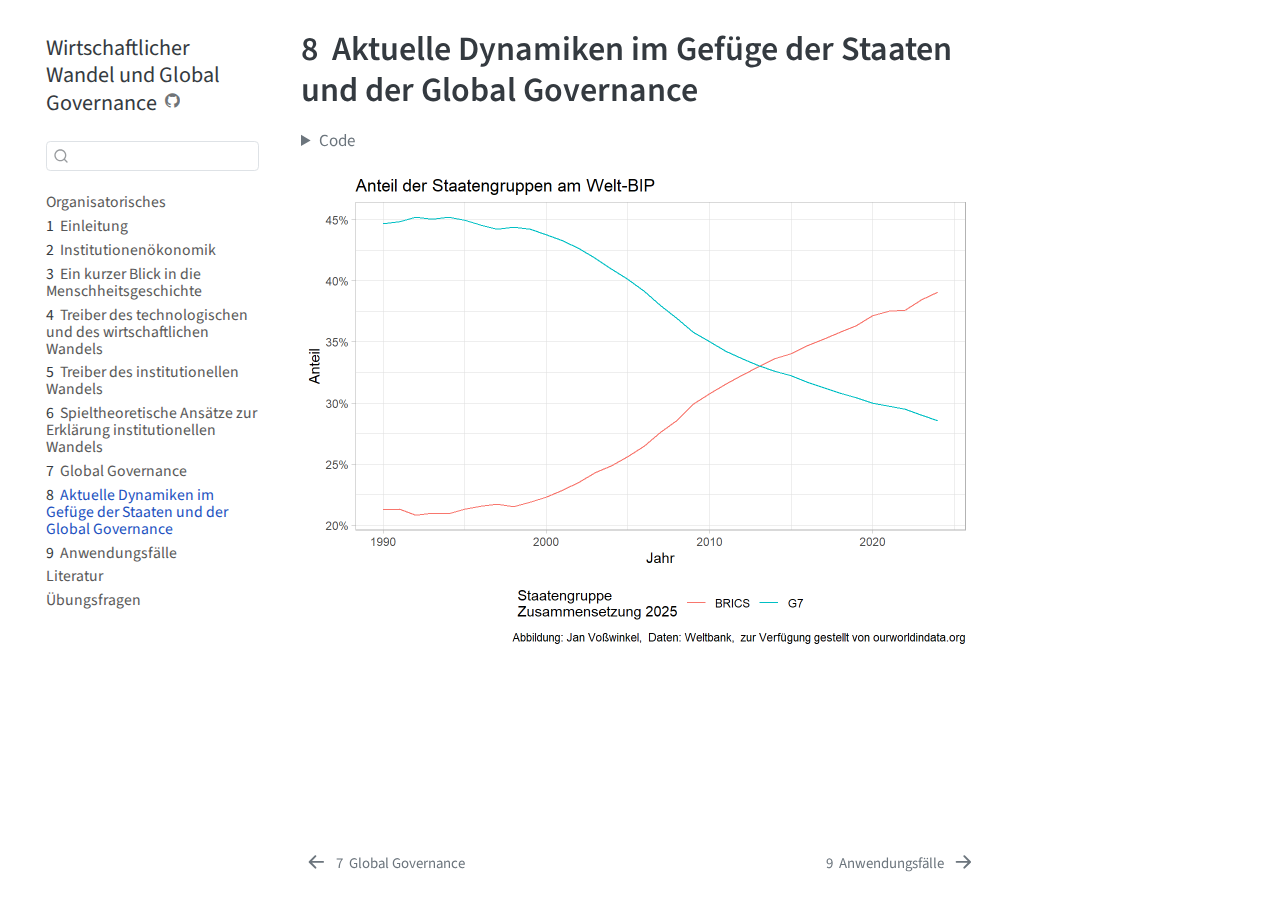
<file: docs/Dynamiken.html>
<!DOCTYPE html>
<html xmlns="http://www.w3.org/1999/xhtml" lang="en" xml:lang="en"><head>

<meta charset="utf-8">
<meta name="generator" content="quarto-1.7.31">

<meta name="viewport" content="width=device-width, initial-scale=1.0, user-scalable=yes">


<title>8&nbsp; Aktuelle Dynamiken im Gefüge der Staaten und der Global Governance – Wirtschaftlicher Wandel und Global Governance</title>
<style>
code{white-space: pre-wrap;}
span.smallcaps{font-variant: small-caps;}
div.columns{display: flex; gap: min(4vw, 1.5em);}
div.column{flex: auto; overflow-x: auto;}
div.hanging-indent{margin-left: 1.5em; text-indent: -1.5em;}
ul.task-list{list-style: none;}
ul.task-list li input[type="checkbox"] {
  width: 0.8em;
  margin: 0 0.8em 0.2em -1em; /* quarto-specific, see https://github.com/quarto-dev/quarto-cli/issues/4556 */ 
  vertical-align: middle;
}
/* CSS for syntax highlighting */
html { -webkit-text-size-adjust: 100%; }
pre > code.sourceCode { white-space: pre; position: relative; }
pre > code.sourceCode > span { display: inline-block; line-height: 1.25; }
pre > code.sourceCode > span:empty { height: 1.2em; }
.sourceCode { overflow: visible; }
code.sourceCode > span { color: inherit; text-decoration: inherit; }
div.sourceCode { margin: 1em 0; }
pre.sourceCode { margin: 0; }
@media screen {
div.sourceCode { overflow: auto; }
}
@media print {
pre > code.sourceCode { white-space: pre-wrap; }
pre > code.sourceCode > span { text-indent: -5em; padding-left: 5em; }
}
pre.numberSource code
  { counter-reset: source-line 0; }
pre.numberSource code > span
  { position: relative; left: -4em; counter-increment: source-line; }
pre.numberSource code > span > a:first-child::before
  { content: counter(source-line);
    position: relative; left: -1em; text-align: right; vertical-align: baseline;
    border: none; display: inline-block;
    -webkit-touch-callout: none; -webkit-user-select: none;
    -khtml-user-select: none; -moz-user-select: none;
    -ms-user-select: none; user-select: none;
    padding: 0 4px; width: 4em;
  }
pre.numberSource { margin-left: 3em;  padding-left: 4px; }
div.sourceCode
  {   }
@media screen {
pre > code.sourceCode > span > a:first-child::before { text-decoration: underline; }
}
</style>


<script src="site_libs/quarto-nav/quarto-nav.js"></script>
<script src="site_libs/quarto-nav/headroom.min.js"></script>
<script src="site_libs/clipboard/clipboard.min.js"></script>
<script src="site_libs/quarto-search/autocomplete.umd.js"></script>
<script src="site_libs/quarto-search/fuse.min.js"></script>
<script src="site_libs/quarto-search/quarto-search.js"></script>
<meta name="quarto:offset" content="./">
<link href="./Anwendungsfaelle.html" rel="next">
<link href="./Governance.html" rel="prev">
<script src="site_libs/quarto-html/quarto.js" type="module"></script>
<script src="site_libs/quarto-html/tabsets/tabsets.js" type="module"></script>
<script src="site_libs/quarto-html/popper.min.js"></script>
<script src="site_libs/quarto-html/tippy.umd.min.js"></script>
<script src="site_libs/quarto-html/anchor.min.js"></script>
<link href="site_libs/quarto-html/tippy.css" rel="stylesheet">
<link href="site_libs/quarto-html/quarto-syntax-highlighting-e1a5c8363afafaef2c763b6775fbf3ca.css" rel="stylesheet" id="quarto-text-highlighting-styles">
<script src="site_libs/bootstrap/bootstrap.min.js"></script>
<link href="site_libs/bootstrap/bootstrap-icons.css" rel="stylesheet">
<link href="site_libs/bootstrap/bootstrap-c599ca7844cfd5ff950332d51a54001f.min.css" rel="stylesheet" append-hash="true" id="quarto-bootstrap" data-mode="light">
<script id="quarto-search-options" type="application/json">{
  "location": "sidebar",
  "copy-button": false,
  "collapse-after": 3,
  "panel-placement": "start",
  "type": "textbox",
  "limit": 50,
  "keyboard-shortcut": [
    "f",
    "/",
    "s"
  ],
  "show-item-context": false,
  "language": {
    "search-no-results-text": "No results",
    "search-matching-documents-text": "matching documents",
    "search-copy-link-title": "Copy link to search",
    "search-hide-matches-text": "Hide additional matches",
    "search-more-match-text": "more match in this document",
    "search-more-matches-text": "more matches in this document",
    "search-clear-button-title": "Clear",
    "search-text-placeholder": "",
    "search-detached-cancel-button-title": "Cancel",
    "search-submit-button-title": "Submit",
    "search-label": "Search"
  }
}</script>


</head>

<body class="nav-sidebar floating quarto-light">

<div id="quarto-search-results"></div>
  <header id="quarto-header" class="headroom fixed-top">
  <nav class="quarto-secondary-nav">
    <div class="container-fluid d-flex">
      <button type="button" class="quarto-btn-toggle btn" data-bs-toggle="collapse" role="button" data-bs-target=".quarto-sidebar-collapse-item" aria-controls="quarto-sidebar" aria-expanded="false" aria-label="Toggle sidebar navigation" onclick="if (window.quartoToggleHeadroom) { window.quartoToggleHeadroom(); }">
        <i class="bi bi-layout-text-sidebar-reverse"></i>
      </button>
        <nav class="quarto-page-breadcrumbs" aria-label="breadcrumb"><ol class="breadcrumb"><li class="breadcrumb-item"><a href="./Dynamiken.html"><span class="chapter-number">8</span>&nbsp; <span class="chapter-title">Aktuelle Dynamiken im Gefüge der Staaten und der Global Governance</span></a></li></ol></nav>
        <a class="flex-grow-1" role="navigation" data-bs-toggle="collapse" data-bs-target=".quarto-sidebar-collapse-item" aria-controls="quarto-sidebar" aria-expanded="false" aria-label="Toggle sidebar navigation" onclick="if (window.quartoToggleHeadroom) { window.quartoToggleHeadroom(); }">      
        </a>
      <button type="button" class="btn quarto-search-button" aria-label="Search" onclick="window.quartoOpenSearch();">
        <i class="bi bi-search"></i>
      </button>
    </div>
  </nav>
</header>
<!-- content -->
<div id="quarto-content" class="quarto-container page-columns page-rows-contents page-layout-article">
<!-- sidebar -->
  <nav id="quarto-sidebar" class="sidebar collapse collapse-horizontal quarto-sidebar-collapse-item sidebar-navigation floating overflow-auto">
    <div class="pt-lg-2 mt-2 text-left sidebar-header">
    <div class="sidebar-title mb-0 py-0">
      <a href="./">Wirtschaftlicher Wandel und Global Governance</a> 
        <div class="sidebar-tools-main">
    <a href="https://github.com/janvoss/wwgg.git" title="Source Code" class="quarto-navigation-tool px-1" aria-label="Source Code"><i class="bi bi-github"></i></a>
</div>
    </div>
      </div>
        <div class="mt-2 flex-shrink-0 align-items-center">
        <div class="sidebar-search">
        <div id="quarto-search" class="" title="Search"></div>
        </div>
        </div>
    <div class="sidebar-menu-container"> 
    <ul class="list-unstyled mt-1">
        <li class="sidebar-item">
  <div class="sidebar-item-container"> 
  <a href="./index.html" class="sidebar-item-text sidebar-link">
 <span class="menu-text">Organisatorisches</span></a>
  </div>
</li>
        <li class="sidebar-item">
  <div class="sidebar-item-container"> 
  <a href="./intro.html" class="sidebar-item-text sidebar-link">
 <span class="menu-text"><span class="chapter-number">1</span>&nbsp; <span class="chapter-title">Einleitung</span></span></a>
  </div>
</li>
        <li class="sidebar-item">
  <div class="sidebar-item-container"> 
  <a href="./Institutionenoekonomik.html" class="sidebar-item-text sidebar-link">
 <span class="menu-text"><span class="chapter-number">2</span>&nbsp; <span class="chapter-title">Institutionenökonomik</span></span></a>
  </div>
</li>
        <li class="sidebar-item">
  <div class="sidebar-item-container"> 
  <a href="./Geschichte.html" class="sidebar-item-text sidebar-link">
 <span class="menu-text"><span class="chapter-number">3</span>&nbsp; <span class="chapter-title">Ein kurzer Blick in die Menschheitsgeschichte</span></span></a>
  </div>
</li>
        <li class="sidebar-item">
  <div class="sidebar-item-container"> 
  <a href="./Treiber.html" class="sidebar-item-text sidebar-link">
 <span class="menu-text"><span class="chapter-number">4</span>&nbsp; <span class="chapter-title">Treiber des technologischen und des wirtschaftlichen Wandels</span></span></a>
  </div>
</li>
        <li class="sidebar-item">
  <div class="sidebar-item-container"> 
  <a href="./Treiber-Inst.html" class="sidebar-item-text sidebar-link">
 <span class="menu-text"><span class="chapter-number">5</span>&nbsp; <span class="chapter-title">Treiber des institutionellen Wandels</span></span></a>
  </div>
</li>
        <li class="sidebar-item">
  <div class="sidebar-item-container"> 
  <a href="./Spieltheorie.html" class="sidebar-item-text sidebar-link">
 <span class="menu-text"><span class="chapter-number">6</span>&nbsp; <span class="chapter-title">Spieltheoretische Ansätze zur Erklärung institutionellen Wandels</span></span></a>
  </div>
</li>
        <li class="sidebar-item">
  <div class="sidebar-item-container"> 
  <a href="./Governance.html" class="sidebar-item-text sidebar-link">
 <span class="menu-text"><span class="chapter-number">7</span>&nbsp; <span class="chapter-title">Global Governance</span></span></a>
  </div>
</li>
        <li class="sidebar-item">
  <div class="sidebar-item-container"> 
  <a href="./Dynamiken.html" class="sidebar-item-text sidebar-link active">
 <span class="menu-text"><span class="chapter-number">8</span>&nbsp; <span class="chapter-title">Aktuelle Dynamiken im Gefüge der Staaten und der Global Governance</span></span></a>
  </div>
</li>
        <li class="sidebar-item">
  <div class="sidebar-item-container"> 
  <a href="./Anwendungsfaelle.html" class="sidebar-item-text sidebar-link">
 <span class="menu-text"><span class="chapter-number">9</span>&nbsp; <span class="chapter-title">Anwendungsfälle</span></span></a>
  </div>
</li>
        <li class="sidebar-item">
  <div class="sidebar-item-container"> 
  <a href="./literatur.html" class="sidebar-item-text sidebar-link">
 <span class="menu-text">Literatur</span></a>
  </div>
</li>
        <li class="sidebar-item">
  <div class="sidebar-item-container"> 
  <a href="./Uebungsfragen.html" class="sidebar-item-text sidebar-link">
 <span class="menu-text">Übungsfragen</span></a>
  </div>
</li>
    </ul>
    </div>
</nav>
<div id="quarto-sidebar-glass" class="quarto-sidebar-collapse-item" data-bs-toggle="collapse" data-bs-target=".quarto-sidebar-collapse-item"></div>
<!-- margin-sidebar -->
    <div id="quarto-margin-sidebar" class="sidebar margin-sidebar zindex-bottom">
        
    </div>
<!-- main -->
<main class="content" id="quarto-document-content">

<header id="title-block-header" class="quarto-title-block default">
<div class="quarto-title">
<h1 class="title"><span class="chapter-number">8</span>&nbsp; <span class="chapter-title">Aktuelle Dynamiken im Gefüge der Staaten und der Global Governance</span></h1>
</div>



<div class="quarto-title-meta">

    
  
    
  </div>
  


</header>


<div class="cell">
<details class="code-fold">
<summary>Code</summary>
<div class="sourceCode cell-code" id="cb1"><pre class="sourceCode r code-with-copy"><code class="sourceCode r"><span id="cb1-1"><a href="#cb1-1" aria-hidden="true" tabindex="-1"></a><span class="co"># library(jsonlite)</span></span>
<span id="cb1-2"><a href="#cb1-2" aria-hidden="true" tabindex="-1"></a></span>
<span id="cb1-3"><a href="#cb1-3" aria-hidden="true" tabindex="-1"></a><span class="co"># Fetch the data</span></span>
<span id="cb1-4"><a href="#cb1-4" aria-hidden="true" tabindex="-1"></a>df <span class="ot">&lt;-</span> <span class="fu">read.csv</span>(<span class="st">"https://ourworldindata.org/grapher/gdp-worldbank.csv?v=1&amp;csvType=full&amp;useColumnShortNames=true"</span>)</span>
<span id="cb1-5"><a href="#cb1-5" aria-hidden="true" tabindex="-1"></a></span>
<span id="cb1-6"><a href="#cb1-6" aria-hidden="true" tabindex="-1"></a><span class="co"># Fetch the metadata</span></span>
<span id="cb1-7"><a href="#cb1-7" aria-hidden="true" tabindex="-1"></a><span class="co"># metadata &lt;- fromJSON("https://ourworldindata.org/grapher/gdp-worldbank.metadata.json?v=1&amp;csvType=full&amp;useColumnShortNames=true")</span></span>
<span id="cb1-8"><a href="#cb1-8" aria-hidden="true" tabindex="-1"></a></span>
<span id="cb1-9"><a href="#cb1-9" aria-hidden="true" tabindex="-1"></a><span class="co"># head(df)</span></span>
<span id="cb1-10"><a href="#cb1-10" aria-hidden="true" tabindex="-1"></a></span>
<span id="cb1-11"><a href="#cb1-11" aria-hidden="true" tabindex="-1"></a></span>
<span id="cb1-12"><a href="#cb1-12" aria-hidden="true" tabindex="-1"></a>g7_countries <span class="ot">&lt;-</span> <span class="fu">c</span>(<span class="st">"Canada"</span>, <span class="st">"France"</span>, <span class="st">"Germany"</span>, <span class="st">"Italy"</span>, <span class="st">"Japan"</span>, <span class="st">"United Kingdom"</span>, <span class="st">"United States"</span>)</span>
<span id="cb1-13"><a href="#cb1-13" aria-hidden="true" tabindex="-1"></a></span>
<span id="cb1-14"><a href="#cb1-14" aria-hidden="true" tabindex="-1"></a>brics_countries <span class="ot">&lt;-</span> <span class="fu">c</span>(</span>
<span id="cb1-15"><a href="#cb1-15" aria-hidden="true" tabindex="-1"></a>  <span class="st">"Brazil"</span>,</span>
<span id="cb1-16"><a href="#cb1-16" aria-hidden="true" tabindex="-1"></a>  <span class="st">"Russia"</span>,</span>
<span id="cb1-17"><a href="#cb1-17" aria-hidden="true" tabindex="-1"></a>  <span class="st">"India"</span>,</span>
<span id="cb1-18"><a href="#cb1-18" aria-hidden="true" tabindex="-1"></a>  <span class="st">"China"</span>,</span>
<span id="cb1-19"><a href="#cb1-19" aria-hidden="true" tabindex="-1"></a>  <span class="st">"South Africa"</span>,</span>
<span id="cb1-20"><a href="#cb1-20" aria-hidden="true" tabindex="-1"></a>  <span class="st">"Egypt"</span>,</span>
<span id="cb1-21"><a href="#cb1-21" aria-hidden="true" tabindex="-1"></a>  <span class="st">"Ethiopia"</span>,</span>
<span id="cb1-22"><a href="#cb1-22" aria-hidden="true" tabindex="-1"></a>  <span class="st">"Iran"</span>,</span>
<span id="cb1-23"><a href="#cb1-23" aria-hidden="true" tabindex="-1"></a>  <span class="st">"United Arab Emirates"</span>,</span>
<span id="cb1-24"><a href="#cb1-24" aria-hidden="true" tabindex="-1"></a>  <span class="st">"Indonesia"</span></span>
<span id="cb1-25"><a href="#cb1-25" aria-hidden="true" tabindex="-1"></a>)</span>
<span id="cb1-26"><a href="#cb1-26" aria-hidden="true" tabindex="-1"></a></span>
<span id="cb1-27"><a href="#cb1-27" aria-hidden="true" tabindex="-1"></a><span class="fu">library</span>(tidyverse)</span>
<span id="cb1-28"><a href="#cb1-28" aria-hidden="true" tabindex="-1"></a></span>
<span id="cb1-29"><a href="#cb1-29" aria-hidden="true" tabindex="-1"></a>G7_sum <span class="ot">&lt;-</span> df <span class="sc">%&gt;%</span> <span class="fu">group_by</span>(Year) <span class="sc">%&gt;%</span></span>
<span id="cb1-30"><a href="#cb1-30" aria-hidden="true" tabindex="-1"></a>  <span class="fu">filter</span>(Entity <span class="sc">%in%</span> g7_countries) <span class="sc">%&gt;%</span></span>
<span id="cb1-31"><a href="#cb1-31" aria-hidden="true" tabindex="-1"></a>  <span class="fu">summarise</span>(<span class="at">ny_gdp_mktp_pp_kd =</span> <span class="fu">sum</span>(ny_gdp_mktp_pp_kd)) <span class="sc">%&gt;%</span></span>
<span id="cb1-32"><a href="#cb1-32" aria-hidden="true" tabindex="-1"></a>  <span class="fu">mutate</span>(<span class="at">Entity=</span> <span class="st">"G7"</span>)</span>
<span id="cb1-33"><a href="#cb1-33" aria-hidden="true" tabindex="-1"></a></span>
<span id="cb1-34"><a href="#cb1-34" aria-hidden="true" tabindex="-1"></a><span class="co"># head(G7_sum)</span></span>
<span id="cb1-35"><a href="#cb1-35" aria-hidden="true" tabindex="-1"></a></span>
<span id="cb1-36"><a href="#cb1-36" aria-hidden="true" tabindex="-1"></a>BRICS_sum <span class="ot">&lt;-</span> df <span class="sc">%&gt;%</span> <span class="fu">group_by</span>(Year) <span class="sc">%&gt;%</span></span>
<span id="cb1-37"><a href="#cb1-37" aria-hidden="true" tabindex="-1"></a>  <span class="fu">filter</span>(Entity <span class="sc">%in%</span> brics_countries) <span class="sc">%&gt;%</span></span>
<span id="cb1-38"><a href="#cb1-38" aria-hidden="true" tabindex="-1"></a>  <span class="fu">summarise</span>(<span class="at">ny_gdp_mktp_pp_kd =</span> <span class="fu">sum</span>(ny_gdp_mktp_pp_kd)) <span class="sc">%&gt;%</span></span>
<span id="cb1-39"><a href="#cb1-39" aria-hidden="true" tabindex="-1"></a>  <span class="fu">mutate</span>(<span class="at">Entity=</span> <span class="st">"BRICS"</span>)</span>
<span id="cb1-40"><a href="#cb1-40" aria-hidden="true" tabindex="-1"></a></span>
<span id="cb1-41"><a href="#cb1-41" aria-hidden="true" tabindex="-1"></a><span class="co"># head(BRICS_sum)</span></span>
<span id="cb1-42"><a href="#cb1-42" aria-hidden="true" tabindex="-1"></a></span>
<span id="cb1-43"><a href="#cb1-43" aria-hidden="true" tabindex="-1"></a>df <span class="ot">&lt;-</span> df <span class="sc">%&gt;%</span> <span class="fu">select</span>(<span class="sc">-</span>Code) <span class="sc">%&gt;%</span> <span class="fu">rbind</span>(G7_sum, BRICS_sum) <span class="sc">%&gt;%</span></span>
<span id="cb1-44"><a href="#cb1-44" aria-hidden="true" tabindex="-1"></a>             <span class="fu">group_by</span>(Year) <span class="sc">%&gt;%</span></span>
<span id="cb1-45"><a href="#cb1-45" aria-hidden="true" tabindex="-1"></a>             <span class="fu">mutate</span>(<span class="at">Share =</span> ny_gdp_mktp_pp_kd<span class="sc">/</span>ny_gdp_mktp_pp_kd[Entity<span class="sc">==</span> <span class="st">"World"</span>])</span>
<span id="cb1-46"><a href="#cb1-46" aria-hidden="true" tabindex="-1"></a></span>
<span id="cb1-47"><a href="#cb1-47" aria-hidden="true" tabindex="-1"></a></span>
<span id="cb1-48"><a href="#cb1-48" aria-hidden="true" tabindex="-1"></a><span class="co"># head(df)</span></span>
<span id="cb1-49"><a href="#cb1-49" aria-hidden="true" tabindex="-1"></a></span>
<span id="cb1-50"><a href="#cb1-50" aria-hidden="true" tabindex="-1"></a>df <span class="sc">%&gt;%</span> <span class="fu">filter</span>(Entity <span class="sc">%in%</span> <span class="fu">c</span>(<span class="st">"G7"</span>, <span class="st">"BRICS"</span>)) <span class="sc">%&gt;%</span></span>
<span id="cb1-51"><a href="#cb1-51" aria-hidden="true" tabindex="-1"></a>        <span class="fu">ggplot</span>(<span class="fu">aes</span>(Year, Share, <span class="at">color=</span>Entity))<span class="sc">+</span></span>
<span id="cb1-52"><a href="#cb1-52" aria-hidden="true" tabindex="-1"></a>        <span class="fu">geom_line</span>()<span class="sc">+</span></span>
<span id="cb1-53"><a href="#cb1-53" aria-hidden="true" tabindex="-1"></a>         <span class="fu">scale_y_continuous</span>(<span class="at">labels =</span> scales<span class="sc">::</span>percent) <span class="sc">+</span></span>
<span id="cb1-54"><a href="#cb1-54" aria-hidden="true" tabindex="-1"></a>        <span class="fu">theme_light</span>()<span class="sc">+</span></span>
<span id="cb1-55"><a href="#cb1-55" aria-hidden="true" tabindex="-1"></a>        <span class="fu">theme</span>(<span class="at">legend.position=</span><span class="st">"bottom"</span>)<span class="sc">+</span></span>
<span id="cb1-56"><a href="#cb1-56" aria-hidden="true" tabindex="-1"></a></span>
<span id="cb1-57"><a href="#cb1-57" aria-hidden="true" tabindex="-1"></a>        <span class="fu">labs</span>(<span class="at">title=</span><span class="st">"Anteil der Staatengruppen am Welt-BIP"</span>,</span>
<span id="cb1-58"><a href="#cb1-58" aria-hidden="true" tabindex="-1"></a>             <span class="at">color=</span> <span class="st">"Staatengruppe</span><span class="sc">\n</span><span class="st">Zusammensetzung 2025"</span>,</span>
<span id="cb1-59"><a href="#cb1-59" aria-hidden="true" tabindex="-1"></a>             <span class="at">x=</span><span class="st">"Jahr"</span>,</span>
<span id="cb1-60"><a href="#cb1-60" aria-hidden="true" tabindex="-1"></a>             <span class="at">y=</span><span class="st">"Anteil"</span>,</span>
<span id="cb1-61"><a href="#cb1-61" aria-hidden="true" tabindex="-1"></a>             <span class="at">caption=</span> <span class="st">"Abbildung: Jan Voßwinkel,  Daten: Weltbank,  zur Verfügung gestellt von ourworldindata.org"</span>)</span></code><button title="Copy to Clipboard" class="code-copy-button"><i class="bi"></i></button></pre></div>
</details>
<div class="cell-output-display">
<div>
<figure class="figure">
<p><img src="Dynamiken_files/figure-html/unnamed-chunk-1-1.png" class="img-fluid figure-img" width="672"></p>
</figure>
</div>
</div>
</div>



</main> <!-- /main -->
<script id="quarto-html-after-body" type="application/javascript">
  window.document.addEventListener("DOMContentLoaded", function (event) {
    const icon = "";
    const anchorJS = new window.AnchorJS();
    anchorJS.options = {
      placement: 'right',
      icon: icon
    };
    anchorJS.add('.anchored');
    const isCodeAnnotation = (el) => {
      for (const clz of el.classList) {
        if (clz.startsWith('code-annotation-')) {                     
          return true;
        }
      }
      return false;
    }
    const onCopySuccess = function(e) {
      // button target
      const button = e.trigger;
      // don't keep focus
      button.blur();
      // flash "checked"
      button.classList.add('code-copy-button-checked');
      var currentTitle = button.getAttribute("title");
      button.setAttribute("title", "Copied!");
      let tooltip;
      if (window.bootstrap) {
        button.setAttribute("data-bs-toggle", "tooltip");
        button.setAttribute("data-bs-placement", "left");
        button.setAttribute("data-bs-title", "Copied!");
        tooltip = new bootstrap.Tooltip(button, 
          { trigger: "manual", 
            customClass: "code-copy-button-tooltip",
            offset: [0, -8]});
        tooltip.show();    
      }
      setTimeout(function() {
        if (tooltip) {
          tooltip.hide();
          button.removeAttribute("data-bs-title");
          button.removeAttribute("data-bs-toggle");
          button.removeAttribute("data-bs-placement");
        }
        button.setAttribute("title", currentTitle);
        button.classList.remove('code-copy-button-checked');
      }, 1000);
      // clear code selection
      e.clearSelection();
    }
    const getTextToCopy = function(trigger) {
        const codeEl = trigger.previousElementSibling.cloneNode(true);
        for (const childEl of codeEl.children) {
          if (isCodeAnnotation(childEl)) {
            childEl.remove();
          }
        }
        return codeEl.innerText;
    }
    const clipboard = new window.ClipboardJS('.code-copy-button:not([data-in-quarto-modal])', {
      text: getTextToCopy
    });
    clipboard.on('success', onCopySuccess);
    if (window.document.getElementById('quarto-embedded-source-code-modal')) {
      const clipboardModal = new window.ClipboardJS('.code-copy-button[data-in-quarto-modal]', {
        text: getTextToCopy,
        container: window.document.getElementById('quarto-embedded-source-code-modal')
      });
      clipboardModal.on('success', onCopySuccess);
    }
      var localhostRegex = new RegExp(/^(?:http|https):\/\/localhost\:?[0-9]*\//);
      var mailtoRegex = new RegExp(/^mailto:/);
        var filterRegex = new RegExp('/' + window.location.host + '/');
      var isInternal = (href) => {
          return filterRegex.test(href) || localhostRegex.test(href) || mailtoRegex.test(href);
      }
      // Inspect non-navigation links and adorn them if external
     var links = window.document.querySelectorAll('a[href]:not(.nav-link):not(.navbar-brand):not(.toc-action):not(.sidebar-link):not(.sidebar-item-toggle):not(.pagination-link):not(.no-external):not([aria-hidden]):not(.dropdown-item):not(.quarto-navigation-tool):not(.about-link)');
      for (var i=0; i<links.length; i++) {
        const link = links[i];
        if (!isInternal(link.href)) {
          // undo the damage that might have been done by quarto-nav.js in the case of
          // links that we want to consider external
          if (link.dataset.originalHref !== undefined) {
            link.href = link.dataset.originalHref;
          }
        }
      }
    function tippyHover(el, contentFn, onTriggerFn, onUntriggerFn) {
      const config = {
        allowHTML: true,
        maxWidth: 500,
        delay: 100,
        arrow: false,
        appendTo: function(el) {
            return el.parentElement;
        },
        interactive: true,
        interactiveBorder: 10,
        theme: 'quarto',
        placement: 'bottom-start',
      };
      if (contentFn) {
        config.content = contentFn;
      }
      if (onTriggerFn) {
        config.onTrigger = onTriggerFn;
      }
      if (onUntriggerFn) {
        config.onUntrigger = onUntriggerFn;
      }
      window.tippy(el, config); 
    }
    const noterefs = window.document.querySelectorAll('a[role="doc-noteref"]');
    for (var i=0; i<noterefs.length; i++) {
      const ref = noterefs[i];
      tippyHover(ref, function() {
        // use id or data attribute instead here
        let href = ref.getAttribute('data-footnote-href') || ref.getAttribute('href');
        try { href = new URL(href).hash; } catch {}
        const id = href.replace(/^#\/?/, "");
        const note = window.document.getElementById(id);
        if (note) {
          return note.innerHTML;
        } else {
          return "";
        }
      });
    }
    const xrefs = window.document.querySelectorAll('a.quarto-xref');
    const processXRef = (id, note) => {
      // Strip column container classes
      const stripColumnClz = (el) => {
        el.classList.remove("page-full", "page-columns");
        if (el.children) {
          for (const child of el.children) {
            stripColumnClz(child);
          }
        }
      }
      stripColumnClz(note)
      if (id === null || id.startsWith('sec-')) {
        // Special case sections, only their first couple elements
        const container = document.createElement("div");
        if (note.children && note.children.length > 2) {
          container.appendChild(note.children[0].cloneNode(true));
          for (let i = 1; i < note.children.length; i++) {
            const child = note.children[i];
            if (child.tagName === "P" && child.innerText === "") {
              continue;
            } else {
              container.appendChild(child.cloneNode(true));
              break;
            }
          }
          if (window.Quarto?.typesetMath) {
            window.Quarto.typesetMath(container);
          }
          return container.innerHTML
        } else {
          if (window.Quarto?.typesetMath) {
            window.Quarto.typesetMath(note);
          }
          return note.innerHTML;
        }
      } else {
        // Remove any anchor links if they are present
        const anchorLink = note.querySelector('a.anchorjs-link');
        if (anchorLink) {
          anchorLink.remove();
        }
        if (window.Quarto?.typesetMath) {
          window.Quarto.typesetMath(note);
        }
        if (note.classList.contains("callout")) {
          return note.outerHTML;
        } else {
          return note.innerHTML;
        }
      }
    }
    for (var i=0; i<xrefs.length; i++) {
      const xref = xrefs[i];
      tippyHover(xref, undefined, function(instance) {
        instance.disable();
        let url = xref.getAttribute('href');
        let hash = undefined; 
        if (url.startsWith('#')) {
          hash = url;
        } else {
          try { hash = new URL(url).hash; } catch {}
        }
        if (hash) {
          const id = hash.replace(/^#\/?/, "");
          const note = window.document.getElementById(id);
          if (note !== null) {
            try {
              const html = processXRef(id, note.cloneNode(true));
              instance.setContent(html);
            } finally {
              instance.enable();
              instance.show();
            }
          } else {
            // See if we can fetch this
            fetch(url.split('#')[0])
            .then(res => res.text())
            .then(html => {
              const parser = new DOMParser();
              const htmlDoc = parser.parseFromString(html, "text/html");
              const note = htmlDoc.getElementById(id);
              if (note !== null) {
                const html = processXRef(id, note);
                instance.setContent(html);
              } 
            }).finally(() => {
              instance.enable();
              instance.show();
            });
          }
        } else {
          // See if we can fetch a full url (with no hash to target)
          // This is a special case and we should probably do some content thinning / targeting
          fetch(url)
          .then(res => res.text())
          .then(html => {
            const parser = new DOMParser();
            const htmlDoc = parser.parseFromString(html, "text/html");
            const note = htmlDoc.querySelector('main.content');
            if (note !== null) {
              // This should only happen for chapter cross references
              // (since there is no id in the URL)
              // remove the first header
              if (note.children.length > 0 && note.children[0].tagName === "HEADER") {
                note.children[0].remove();
              }
              const html = processXRef(null, note);
              instance.setContent(html);
            } 
          }).finally(() => {
            instance.enable();
            instance.show();
          });
        }
      }, function(instance) {
      });
    }
        let selectedAnnoteEl;
        const selectorForAnnotation = ( cell, annotation) => {
          let cellAttr = 'data-code-cell="' + cell + '"';
          let lineAttr = 'data-code-annotation="' +  annotation + '"';
          const selector = 'span[' + cellAttr + '][' + lineAttr + ']';
          return selector;
        }
        const selectCodeLines = (annoteEl) => {
          const doc = window.document;
          const targetCell = annoteEl.getAttribute("data-target-cell");
          const targetAnnotation = annoteEl.getAttribute("data-target-annotation");
          const annoteSpan = window.document.querySelector(selectorForAnnotation(targetCell, targetAnnotation));
          const lines = annoteSpan.getAttribute("data-code-lines").split(",");
          const lineIds = lines.map((line) => {
            return targetCell + "-" + line;
          })
          let top = null;
          let height = null;
          let parent = null;
          if (lineIds.length > 0) {
              //compute the position of the single el (top and bottom and make a div)
              const el = window.document.getElementById(lineIds[0]);
              top = el.offsetTop;
              height = el.offsetHeight;
              parent = el.parentElement.parentElement;
            if (lineIds.length > 1) {
              const lastEl = window.document.getElementById(lineIds[lineIds.length - 1]);
              const bottom = lastEl.offsetTop + lastEl.offsetHeight;
              height = bottom - top;
            }
            if (top !== null && height !== null && parent !== null) {
              // cook up a div (if necessary) and position it 
              let div = window.document.getElementById("code-annotation-line-highlight");
              if (div === null) {
                div = window.document.createElement("div");
                div.setAttribute("id", "code-annotation-line-highlight");
                div.style.position = 'absolute';
                parent.appendChild(div);
              }
              div.style.top = top - 2 + "px";
              div.style.height = height + 4 + "px";
              div.style.left = 0;
              let gutterDiv = window.document.getElementById("code-annotation-line-highlight-gutter");
              if (gutterDiv === null) {
                gutterDiv = window.document.createElement("div");
                gutterDiv.setAttribute("id", "code-annotation-line-highlight-gutter");
                gutterDiv.style.position = 'absolute';
                const codeCell = window.document.getElementById(targetCell);
                const gutter = codeCell.querySelector('.code-annotation-gutter');
                gutter.appendChild(gutterDiv);
              }
              gutterDiv.style.top = top - 2 + "px";
              gutterDiv.style.height = height + 4 + "px";
            }
            selectedAnnoteEl = annoteEl;
          }
        };
        const unselectCodeLines = () => {
          const elementsIds = ["code-annotation-line-highlight", "code-annotation-line-highlight-gutter"];
          elementsIds.forEach((elId) => {
            const div = window.document.getElementById(elId);
            if (div) {
              div.remove();
            }
          });
          selectedAnnoteEl = undefined;
        };
          // Handle positioning of the toggle
      window.addEventListener(
        "resize",
        throttle(() => {
          elRect = undefined;
          if (selectedAnnoteEl) {
            selectCodeLines(selectedAnnoteEl);
          }
        }, 10)
      );
      function throttle(fn, ms) {
      let throttle = false;
      let timer;
        return (...args) => {
          if(!throttle) { // first call gets through
              fn.apply(this, args);
              throttle = true;
          } else { // all the others get throttled
              if(timer) clearTimeout(timer); // cancel #2
              timer = setTimeout(() => {
                fn.apply(this, args);
                timer = throttle = false;
              }, ms);
          }
        };
      }
        // Attach click handler to the DT
        const annoteDls = window.document.querySelectorAll('dt[data-target-cell]');
        for (const annoteDlNode of annoteDls) {
          annoteDlNode.addEventListener('click', (event) => {
            const clickedEl = event.target;
            if (clickedEl !== selectedAnnoteEl) {
              unselectCodeLines();
              const activeEl = window.document.querySelector('dt[data-target-cell].code-annotation-active');
              if (activeEl) {
                activeEl.classList.remove('code-annotation-active');
              }
              selectCodeLines(clickedEl);
              clickedEl.classList.add('code-annotation-active');
            } else {
              // Unselect the line
              unselectCodeLines();
              clickedEl.classList.remove('code-annotation-active');
            }
          });
        }
    const findCites = (el) => {
      const parentEl = el.parentElement;
      if (parentEl) {
        const cites = parentEl.dataset.cites;
        if (cites) {
          return {
            el,
            cites: cites.split(' ')
          };
        } else {
          return findCites(el.parentElement)
        }
      } else {
        return undefined;
      }
    };
    var bibliorefs = window.document.querySelectorAll('a[role="doc-biblioref"]');
    for (var i=0; i<bibliorefs.length; i++) {
      const ref = bibliorefs[i];
      const citeInfo = findCites(ref);
      if (citeInfo) {
        tippyHover(citeInfo.el, function() {
          var popup = window.document.createElement('div');
          citeInfo.cites.forEach(function(cite) {
            var citeDiv = window.document.createElement('div');
            citeDiv.classList.add('hanging-indent');
            citeDiv.classList.add('csl-entry');
            var biblioDiv = window.document.getElementById('ref-' + cite);
            if (biblioDiv) {
              citeDiv.innerHTML = biblioDiv.innerHTML;
            }
            popup.appendChild(citeDiv);
          });
          return popup.innerHTML;
        });
      }
    }
  });
  </script>
<nav class="page-navigation">
  <div class="nav-page nav-page-previous">
      <a href="./Governance.html" class="pagination-link" aria-label="Global Governance">
        <i class="bi bi-arrow-left-short"></i> <span class="nav-page-text"><span class="chapter-number">7</span>&nbsp; <span class="chapter-title">Global Governance</span></span>
      </a>          
  </div>
  <div class="nav-page nav-page-next">
      <a href="./Anwendungsfaelle.html" class="pagination-link" aria-label="Anwendungsfälle">
        <span class="nav-page-text"><span class="chapter-number">9</span>&nbsp; <span class="chapter-title">Anwendungsfälle</span></span> <i class="bi bi-arrow-right-short"></i>
      </a>
  </div>
</nav>
</div> <!-- /content -->




</body></html>
</file>
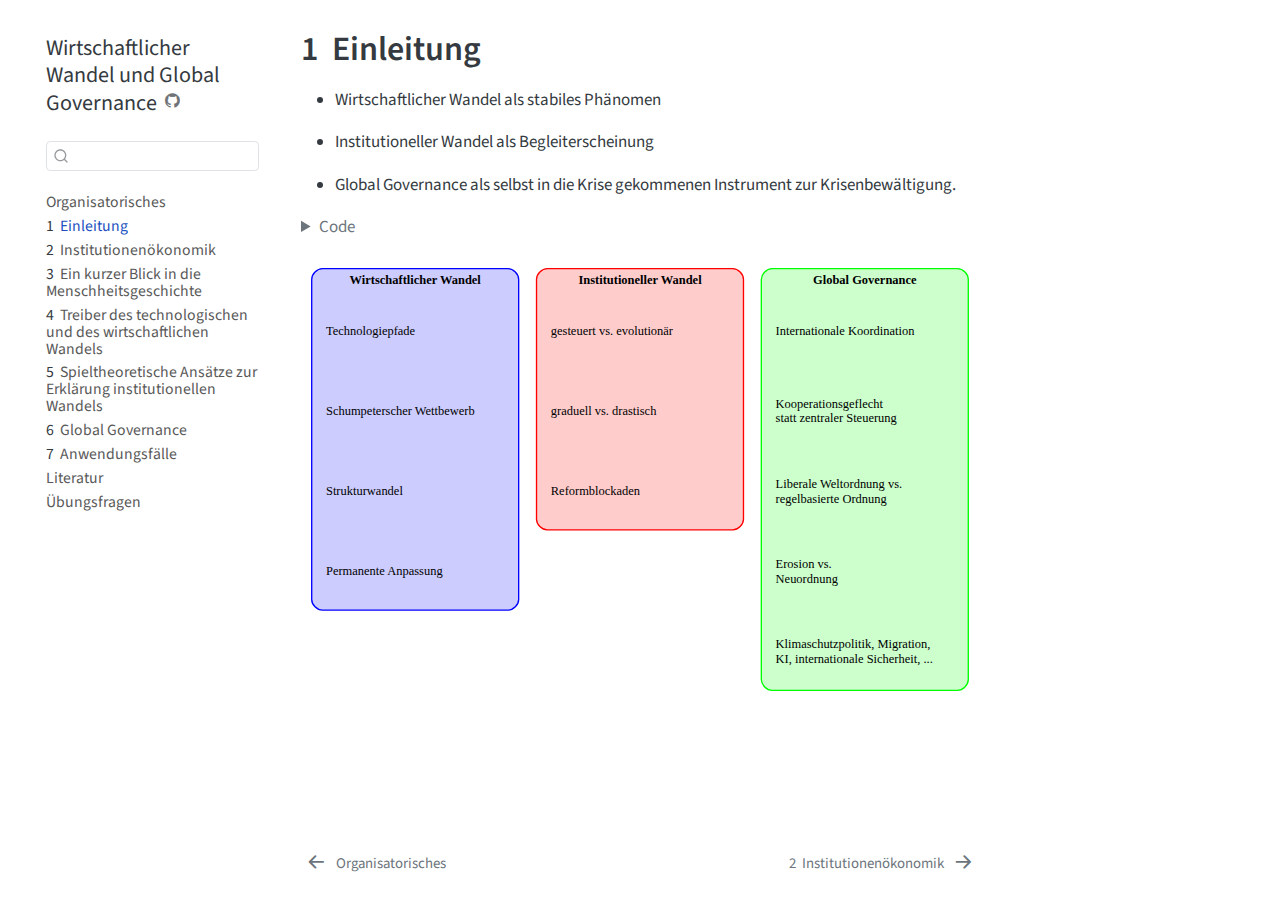
<file: docs/intro.html>
<!DOCTYPE html>
<html xmlns="http://www.w3.org/1999/xhtml" lang="en" xml:lang="en"><head>

<meta charset="utf-8">
<meta name="generator" content="quarto-1.4.549">

<meta name="viewport" content="width=device-width, initial-scale=1.0, user-scalable=yes">


<title>Wirtschaftlicher Wandel und Global Governance - 1&nbsp; Einleitung</title>
<style>
code{white-space: pre-wrap;}
span.smallcaps{font-variant: small-caps;}
div.columns{display: flex; gap: min(4vw, 1.5em);}
div.column{flex: auto; overflow-x: auto;}
div.hanging-indent{margin-left: 1.5em; text-indent: -1.5em;}
ul.task-list{list-style: none;}
ul.task-list li input[type="checkbox"] {
  width: 0.8em;
  margin: 0 0.8em 0.2em -1em; /* quarto-specific, see https://github.com/quarto-dev/quarto-cli/issues/4556 */ 
  vertical-align: middle;
}
/* CSS for syntax highlighting */
pre > code.sourceCode { white-space: pre; position: relative; }
pre > code.sourceCode > span { line-height: 1.25; }
pre > code.sourceCode > span:empty { height: 1.2em; }
.sourceCode { overflow: visible; }
code.sourceCode > span { color: inherit; text-decoration: inherit; }
div.sourceCode { margin: 1em 0; }
pre.sourceCode { margin: 0; }
@media screen {
div.sourceCode { overflow: auto; }
}
@media print {
pre > code.sourceCode { white-space: pre-wrap; }
pre > code.sourceCode > span { text-indent: -5em; padding-left: 5em; }
}
pre.numberSource code
  { counter-reset: source-line 0; }
pre.numberSource code > span
  { position: relative; left: -4em; counter-increment: source-line; }
pre.numberSource code > span > a:first-child::before
  { content: counter(source-line);
    position: relative; left: -1em; text-align: right; vertical-align: baseline;
    border: none; display: inline-block;
    -webkit-touch-callout: none; -webkit-user-select: none;
    -khtml-user-select: none; -moz-user-select: none;
    -ms-user-select: none; user-select: none;
    padding: 0 4px; width: 4em;
  }
pre.numberSource { margin-left: 3em;  padding-left: 4px; }
div.sourceCode
  {   }
@media screen {
pre > code.sourceCode > span > a:first-child::before { text-decoration: underline; }
}
</style>


<script src="site_libs/quarto-nav/quarto-nav.js"></script>
<script src="site_libs/quarto-nav/headroom.min.js"></script>
<script src="site_libs/clipboard/clipboard.min.js"></script>
<script src="site_libs/quarto-search/autocomplete.umd.js"></script>
<script src="site_libs/quarto-search/fuse.min.js"></script>
<script src="site_libs/quarto-search/quarto-search.js"></script>
<meta name="quarto:offset" content="./">
<link href="./Institutionenoekonomik.html" rel="next">
<link href="./index.html" rel="prev">
<script src="site_libs/quarto-html/quarto.js"></script>
<script src="site_libs/quarto-html/popper.min.js"></script>
<script src="site_libs/quarto-html/tippy.umd.min.js"></script>
<script src="site_libs/quarto-html/anchor.min.js"></script>
<link href="site_libs/quarto-html/tippy.css" rel="stylesheet">
<link href="site_libs/quarto-html/quarto-syntax-highlighting.css" rel="stylesheet" id="quarto-text-highlighting-styles">
<script src="site_libs/bootstrap/bootstrap.min.js"></script>
<link href="site_libs/bootstrap/bootstrap-icons.css" rel="stylesheet">
<link href="site_libs/bootstrap/bootstrap.min.css" rel="stylesheet" id="quarto-bootstrap" data-mode="light">
<script id="quarto-search-options" type="application/json">{
  "location": "sidebar",
  "copy-button": false,
  "collapse-after": 3,
  "panel-placement": "start",
  "type": "textbox",
  "limit": 50,
  "keyboard-shortcut": [
    "f",
    "/",
    "s"
  ],
  "show-item-context": false,
  "language": {
    "search-no-results-text": "No results",
    "search-matching-documents-text": "matching documents",
    "search-copy-link-title": "Copy link to search",
    "search-hide-matches-text": "Hide additional matches",
    "search-more-match-text": "more match in this document",
    "search-more-matches-text": "more matches in this document",
    "search-clear-button-title": "Clear",
    "search-text-placeholder": "",
    "search-detached-cancel-button-title": "Cancel",
    "search-submit-button-title": "Submit",
    "search-label": "Search"
  }
}</script>


</head>

<body class="nav-sidebar floating">

<div id="quarto-search-results"></div>
  <header id="quarto-header" class="headroom fixed-top">
  <nav class="quarto-secondary-nav">
    <div class="container-fluid d-flex">
      <button type="button" class="quarto-btn-toggle btn" data-bs-toggle="collapse" data-bs-target=".quarto-sidebar-collapse-item" aria-controls="quarto-sidebar" aria-expanded="false" aria-label="Toggle sidebar navigation" onclick="if (window.quartoToggleHeadroom) { window.quartoToggleHeadroom(); }">
        <i class="bi bi-layout-text-sidebar-reverse"></i>
      </button>
        <nav class="quarto-page-breadcrumbs" aria-label="breadcrumb"><ol class="breadcrumb"><li class="breadcrumb-item"><a href="./intro.html"><span class="chapter-number">1</span>&nbsp; <span class="chapter-title">Einleitung</span></a></li></ol></nav>
        <a class="flex-grow-1" role="button" data-bs-toggle="collapse" data-bs-target=".quarto-sidebar-collapse-item" aria-controls="quarto-sidebar" aria-expanded="false" aria-label="Toggle sidebar navigation" onclick="if (window.quartoToggleHeadroom) { window.quartoToggleHeadroom(); }">      
        </a>
      <button type="button" class="btn quarto-search-button" aria-label="" onclick="window.quartoOpenSearch();">
        <i class="bi bi-search"></i>
      </button>
    </div>
  </nav>
</header>
<!-- content -->
<div id="quarto-content" class="quarto-container page-columns page-rows-contents page-layout-article">
<!-- sidebar -->
  <nav id="quarto-sidebar" class="sidebar collapse collapse-horizontal quarto-sidebar-collapse-item sidebar-navigation floating overflow-auto">
    <div class="pt-lg-2 mt-2 text-left sidebar-header">
    <div class="sidebar-title mb-0 py-0">
      <a href="./">Wirtschaftlicher Wandel und Global Governance</a> 
        <div class="sidebar-tools-main">
    <a href="https://github.com/janvoss/wwgg.git" title="Source Code" class="quarto-navigation-tool px-1" aria-label="Source Code"><i class="bi bi-github"></i></a>
</div>
    </div>
      </div>
        <div class="mt-2 flex-shrink-0 align-items-center">
        <div class="sidebar-search">
        <div id="quarto-search" class="" title="Search"></div>
        </div>
        </div>
    <div class="sidebar-menu-container"> 
    <ul class="list-unstyled mt-1">
        <li class="sidebar-item">
  <div class="sidebar-item-container"> 
  <a href="./index.html" class="sidebar-item-text sidebar-link">
 <span class="menu-text">Organisatorisches</span></a>
  </div>
</li>
        <li class="sidebar-item">
  <div class="sidebar-item-container"> 
  <a href="./intro.html" class="sidebar-item-text sidebar-link active">
 <span class="menu-text"><span class="chapter-number">1</span>&nbsp; <span class="chapter-title">Einleitung</span></span></a>
  </div>
</li>
        <li class="sidebar-item">
  <div class="sidebar-item-container"> 
  <a href="./Institutionenoekonomik.html" class="sidebar-item-text sidebar-link">
 <span class="menu-text"><span class="chapter-number">2</span>&nbsp; <span class="chapter-title">Institutionenökonomik</span></span></a>
  </div>
</li>
        <li class="sidebar-item">
  <div class="sidebar-item-container"> 
  <a href="./Geschichte.html" class="sidebar-item-text sidebar-link">
 <span class="menu-text"><span class="chapter-number">3</span>&nbsp; <span class="chapter-title">Ein kurzer Blick in die Menschheitsgeschichte</span></span></a>
  </div>
</li>
        <li class="sidebar-item">
  <div class="sidebar-item-container"> 
  <a href="./Treiber.html" class="sidebar-item-text sidebar-link">
 <span class="menu-text"><span class="chapter-number">4</span>&nbsp; <span class="chapter-title">Treiber des technologischen und des wirtschaftlichen Wandels</span></span></a>
  </div>
</li>
        <li class="sidebar-item">
  <div class="sidebar-item-container"> 
  <a href="./Spieltheorie.html" class="sidebar-item-text sidebar-link">
 <span class="menu-text"><span class="chapter-number">5</span>&nbsp; <span class="chapter-title">Spieltheoretische Ansätze zur Erklärung institutionellen Wandels</span></span></a>
  </div>
</li>
        <li class="sidebar-item">
  <div class="sidebar-item-container"> 
  <a href="./Governance.html" class="sidebar-item-text sidebar-link">
 <span class="menu-text"><span class="chapter-number">6</span>&nbsp; <span class="chapter-title">Global Governance</span></span></a>
  </div>
</li>
        <li class="sidebar-item">
  <div class="sidebar-item-container"> 
  <a href="./Anwendungsfaelle.html" class="sidebar-item-text sidebar-link">
 <span class="menu-text"><span class="chapter-number">7</span>&nbsp; <span class="chapter-title">Anwendungsfälle</span></span></a>
  </div>
</li>
        <li class="sidebar-item">
  <div class="sidebar-item-container"> 
  <a href="./literatur.html" class="sidebar-item-text sidebar-link">
 <span class="menu-text">Literatur</span></a>
  </div>
</li>
        <li class="sidebar-item">
  <div class="sidebar-item-container"> 
  <a href="./Uebungsfragen.html" class="sidebar-item-text sidebar-link">
 <span class="menu-text">Übungsfragen</span></a>
  </div>
</li>
    </ul>
    </div>
</nav>
<div id="quarto-sidebar-glass" class="quarto-sidebar-collapse-item" data-bs-toggle="collapse" data-bs-target=".quarto-sidebar-collapse-item"></div>
<!-- margin-sidebar -->
    <div id="quarto-margin-sidebar" class="sidebar margin-sidebar">
        
    </div>
<!-- main -->
<main class="content" id="quarto-document-content">

<header id="title-block-header" class="quarto-title-block default">
<div class="quarto-title">
<h1 class="title"><span class="chapter-number">1</span>&nbsp; <span class="chapter-title">Einleitung</span></h1>
</div>



<div class="quarto-title-meta">

    
  
    
  </div>
  


</header>


<ul>
<li><p>Wirtschaftlicher Wandel als stabiles Phänomen</p></li>
<li><p>Institutioneller Wandel als Begleiterscheinung</p></li>
<li><p>Global Governance als selbst in die Krise gekommenen Instrument zur Krisenbewältigung.</p></li>
</ul>
<div id="d3e1adbd" class="cell" data-execution_count="1">
<details class="code-fold">
<summary>Code</summary>
<div class="sourceCode cell-code" id="cb1"><pre class="sourceCode python code-with-copy"><code class="sourceCode python"><span id="cb1-1"><a href="#cb1-1" aria-hidden="true" tabindex="-1"></a><span class="im">from</span> graphviz <span class="im">import</span> Digraph</span>
<span id="cb1-2"><a href="#cb1-2" aria-hidden="true" tabindex="-1"></a><span class="im">from</span> IPython.display <span class="im">import</span> display</span>
<span id="cb1-3"><a href="#cb1-3" aria-hidden="true" tabindex="-1"></a></span>
<span id="cb1-4"><a href="#cb1-4" aria-hidden="true" tabindex="-1"></a>dot <span class="op">=</span> Digraph()</span>
<span id="cb1-5"><a href="#cb1-5" aria-hidden="true" tabindex="-1"></a></span>
<span id="cb1-6"><a href="#cb1-6" aria-hidden="true" tabindex="-1"></a><span class="co"># Layout des gesamten Graphen</span></span>
<span id="cb1-7"><a href="#cb1-7" aria-hidden="true" tabindex="-1"></a>dot.attr(rankdir<span class="op">=</span><span class="st">'LR'</span>)</span>
<span id="cb1-8"><a href="#cb1-8" aria-hidden="true" tabindex="-1"></a></span>
<span id="cb1-9"><a href="#cb1-9" aria-hidden="true" tabindex="-1"></a><span class="co"># Funktion zur Erstellung eines Clusters mit \l für Linksbündigkeit</span></span>
<span id="cb1-10"><a href="#cb1-10" aria-hidden="true" tabindex="-1"></a><span class="kw">def</span> create_cluster(dot, name, label, color, fillcolor, nodes<span class="co">#, max_nodes</span></span>
<span id="cb1-11"><a href="#cb1-11" aria-hidden="true" tabindex="-1"></a>):</span>
<span id="cb1-12"><a href="#cb1-12" aria-hidden="true" tabindex="-1"></a>    <span class="cf">with</span> dot.subgraph(name<span class="op">=</span>name) <span class="im">as</span> c:</span>
<span id="cb1-13"><a href="#cb1-13" aria-hidden="true" tabindex="-1"></a>        c.attr(label<span class="op">=</span>label,</span>
<span id="cb1-14"><a href="#cb1-14" aria-hidden="true" tabindex="-1"></a>               fontname<span class="op">=</span><span class="st">"times-bold"</span>,</span>
<span id="cb1-15"><a href="#cb1-15" aria-hidden="true" tabindex="-1"></a>               style<span class="op">=</span><span class="st">'filled,rounded'</span>,</span>
<span id="cb1-16"><a href="#cb1-16" aria-hidden="true" tabindex="-1"></a>               fillcolor<span class="op">=</span>fillcolor,</span>
<span id="cb1-17"><a href="#cb1-17" aria-hidden="true" tabindex="-1"></a>               color<span class="op">=</span>color,</span>
<span id="cb1-18"><a href="#cb1-18" aria-hidden="true" tabindex="-1"></a>               penwidth<span class="op">=</span><span class="st">'1.5'</span>)</span>
<span id="cb1-19"><a href="#cb1-19" aria-hidden="true" tabindex="-1"></a></span>
<span id="cb1-20"><a href="#cb1-20" aria-hidden="true" tabindex="-1"></a>        <span class="co"># Standardknoten mit \l für Linksbündigkeit</span></span>
<span id="cb1-21"><a href="#cb1-21" aria-hidden="true" tabindex="-1"></a>        <span class="cf">for</span> node_id, node_label <span class="kw">in</span> nodes:</span>
<span id="cb1-22"><a href="#cb1-22" aria-hidden="true" tabindex="-1"></a>            <span class="co"># \n durch \l ersetzen und am Ende \l hinzufügen</span></span>
<span id="cb1-23"><a href="#cb1-23" aria-hidden="true" tabindex="-1"></a>            formatted_label <span class="op">=</span> node_label.replace(<span class="st">'</span><span class="ch">\n</span><span class="st">'</span>, <span class="st">'</span><span class="ch">\\</span><span class="st">l'</span>) <span class="op">+</span> <span class="st">'</span><span class="ch">\\</span><span class="st">l'</span></span>
<span id="cb1-24"><a href="#cb1-24" aria-hidden="true" tabindex="-1"></a>            c.node(node_id,</span>
<span id="cb1-25"><a href="#cb1-25" aria-hidden="true" tabindex="-1"></a>                   label<span class="op">=</span>formatted_label,</span>
<span id="cb1-26"><a href="#cb1-26" aria-hidden="true" tabindex="-1"></a>                   width<span class="op">=</span><span class="st">"3"</span>,</span>
<span id="cb1-27"><a href="#cb1-27" aria-hidden="true" tabindex="-1"></a>                   height<span class="op">=</span><span class="st">"1"</span>,</span>
<span id="cb1-28"><a href="#cb1-28" aria-hidden="true" tabindex="-1"></a>                   shape<span class="op">=</span><span class="st">'none'</span>)</span>
<span id="cb1-29"><a href="#cb1-29" aria-hidden="true" tabindex="-1"></a></span>
<span id="cb1-30"><a href="#cb1-30" aria-hidden="true" tabindex="-1"></a>        <span class="co"># Unsichtbare Platzhalterknoten</span></span>
<span id="cb1-31"><a href="#cb1-31" aria-hidden="true" tabindex="-1"></a>      <span class="co">#  for i in range(len(nodes)#, max_nodes</span></span>
<span id="cb1-32"><a href="#cb1-32" aria-hidden="true" tabindex="-1"></a>       <span class="co"># ):</span></span>
<span id="cb1-33"><a href="#cb1-33" aria-hidden="true" tabindex="-1"></a>        <span class="co">#    c.node(f'{name}_placeholder_{i}', '', style='invis', width="3", height="1")</span></span>
<span id="cb1-34"><a href="#cb1-34" aria-hidden="true" tabindex="-1"></a></span>
<span id="cb1-35"><a href="#cb1-35" aria-hidden="true" tabindex="-1"></a><span class="co"># Clusterdefinitionen (unverändert)</span></span>
<span id="cb1-36"><a href="#cb1-36" aria-hidden="true" tabindex="-1"></a>clusters <span class="op">=</span> [</span>
<span id="cb1-37"><a href="#cb1-37" aria-hidden="true" tabindex="-1"></a>    (<span class="st">'cluster_wirtschaft'</span>, <span class="st">'Wirtschaftlicher Wandel'</span>, <span class="st">'#0000ff'</span>, <span class="st">'#0000ff33'</span>, [</span>
<span id="cb1-38"><a href="#cb1-38" aria-hidden="true" tabindex="-1"></a>        (<span class="st">'a1'</span>, <span class="st">'Technologiepfade'</span>),</span>
<span id="cb1-39"><a href="#cb1-39" aria-hidden="true" tabindex="-1"></a>        (<span class="st">'a2'</span>, <span class="st">'Schumpeterscher Wettbewerb'</span>),</span>
<span id="cb1-40"><a href="#cb1-40" aria-hidden="true" tabindex="-1"></a>        (<span class="st">'a3'</span>, <span class="st">'Strukturwandel'</span>),</span>
<span id="cb1-41"><a href="#cb1-41" aria-hidden="true" tabindex="-1"></a>        (<span class="st">'a4'</span>, <span class="st">'Permanente Anpassung'</span>)</span>
<span id="cb1-42"><a href="#cb1-42" aria-hidden="true" tabindex="-1"></a>    ]),</span>
<span id="cb1-43"><a href="#cb1-43" aria-hidden="true" tabindex="-1"></a>    (<span class="st">'cluster_institutionen'</span>, <span class="st">'Institutioneller Wandel'</span>, <span class="st">'#ff0000'</span>, <span class="st">'#ff000033'</span>, [</span>
<span id="cb1-44"><a href="#cb1-44" aria-hidden="true" tabindex="-1"></a>        (<span class="st">'b1'</span>, <span class="st">'gesteuert vs. evolutionär'</span>),</span>
<span id="cb1-45"><a href="#cb1-45" aria-hidden="true" tabindex="-1"></a>        (<span class="st">'b2'</span>, <span class="st">'graduell vs. drastisch'</span>),</span>
<span id="cb1-46"><a href="#cb1-46" aria-hidden="true" tabindex="-1"></a>        (<span class="st">'b3'</span>, <span class="st">' Reformblockaden'</span>)</span>
<span id="cb1-47"><a href="#cb1-47" aria-hidden="true" tabindex="-1"></a>    ]),</span>
<span id="cb1-48"><a href="#cb1-48" aria-hidden="true" tabindex="-1"></a>    (<span class="st">'cluster_governance'</span>, <span class="st">'Global Governance'</span>, <span class="st">'#00ff00'</span>, <span class="st">'#00ff0033'</span>, [</span>
<span id="cb1-49"><a href="#cb1-49" aria-hidden="true" tabindex="-1"></a>        (<span class="st">'c1'</span>, <span class="st">'Internationale Koordination'</span>),</span>
<span id="cb1-50"><a href="#cb1-50" aria-hidden="true" tabindex="-1"></a>        (<span class="st">'c2'</span>, <span class="st">'Kooperationsgeflecht</span><span class="ch">\n</span><span class="st">statt zentraler Steuerung'</span>),</span>
<span id="cb1-51"><a href="#cb1-51" aria-hidden="true" tabindex="-1"></a>        (<span class="st">'c3'</span>, <span class="st">'Liberale Weltordnung vs. </span><span class="ch">\n</span><span class="st"> regelbasierte Ordnung'</span>),</span>
<span id="cb1-52"><a href="#cb1-52" aria-hidden="true" tabindex="-1"></a>        (<span class="st">'c4'</span>, <span class="st">'Erosion vs.</span><span class="ch">\n</span><span class="st">Neuordnung'</span>),</span>
<span id="cb1-53"><a href="#cb1-53" aria-hidden="true" tabindex="-1"></a>        (<span class="st">'C5'</span>, <span class="st">'Klimaschutzpolitik, Migration, </span><span class="ch">\n</span><span class="st">KI, internationale Sicherheit, ...'</span>)</span>
<span id="cb1-54"><a href="#cb1-54" aria-hidden="true" tabindex="-1"></a>    ])</span>
<span id="cb1-55"><a href="#cb1-55" aria-hidden="true" tabindex="-1"></a>]</span>
<span id="cb1-56"><a href="#cb1-56" aria-hidden="true" tabindex="-1"></a></span>
<span id="cb1-57"><a href="#cb1-57" aria-hidden="true" tabindex="-1"></a><span class="co">#max_nodes = max(len(cluster[4]) for cluster in clusters)</span></span>
<span id="cb1-58"><a href="#cb1-58" aria-hidden="true" tabindex="-1"></a></span>
<span id="cb1-59"><a href="#cb1-59" aria-hidden="true" tabindex="-1"></a><span class="co"># Cluster erstellen</span></span>
<span id="cb1-60"><a href="#cb1-60" aria-hidden="true" tabindex="-1"></a><span class="cf">for</span> name, label, color, fillcolor, nodes <span class="kw">in</span> clusters:</span>
<span id="cb1-61"><a href="#cb1-61" aria-hidden="true" tabindex="-1"></a>    create_cluster(dot, name, label, color, fillcolor, nodes<span class="co"># , max_nodes</span></span>
<span id="cb1-62"><a href="#cb1-62" aria-hidden="true" tabindex="-1"></a>    )</span>
<span id="cb1-63"><a href="#cb1-63" aria-hidden="true" tabindex="-1"></a></span>
<span id="cb1-64"><a href="#cb1-64" aria-hidden="true" tabindex="-1"></a><span class="co"># Vertikale Anordnung für alle Cluster</span></span>
<span id="cb1-65"><a href="#cb1-65" aria-hidden="true" tabindex="-1"></a><span class="cf">with</span> dot.subgraph(name<span class="op">=</span><span class="st">'cluster_wirtschaft'</span>) <span class="im">as</span> cluster_wirtschaft:</span>
<span id="cb1-66"><a href="#cb1-66" aria-hidden="true" tabindex="-1"></a>    cluster_wirtschaft.body.append(<span class="st">'{rank=same; a4 -&gt; a3 -&gt; a2 -&gt; a1 [style=invis]}'</span>)</span>
<span id="cb1-67"><a href="#cb1-67" aria-hidden="true" tabindex="-1"></a></span>
<span id="cb1-68"><a href="#cb1-68" aria-hidden="true" tabindex="-1"></a><span class="cf">with</span> dot.subgraph(name<span class="op">=</span><span class="st">'cluster_institutionen'</span>) <span class="im">as</span> cluster_institutionen:</span>
<span id="cb1-69"><a href="#cb1-69" aria-hidden="true" tabindex="-1"></a>    cluster_institutionen.body.append(<span class="st">'{rank=same; b3 -&gt; b2 -&gt; b1 [style=invis]}'</span>)</span>
<span id="cb1-70"><a href="#cb1-70" aria-hidden="true" tabindex="-1"></a></span>
<span id="cb1-71"><a href="#cb1-71" aria-hidden="true" tabindex="-1"></a><span class="cf">with</span> dot.subgraph(name<span class="op">=</span><span class="st">'cluster_governance'</span>) <span class="im">as</span> cluster_governance:</span>
<span id="cb1-72"><a href="#cb1-72" aria-hidden="true" tabindex="-1"></a>    cluster_governance.body.append(<span class="st">'{rank=same; C5 -&gt; c4 -&gt; c3 -&gt; c2 -&gt; c1 [style=invis]}'</span>)</span>
<span id="cb1-73"><a href="#cb1-73" aria-hidden="true" tabindex="-1"></a></span>
<span id="cb1-74"><a href="#cb1-74" aria-hidden="true" tabindex="-1"></a><span class="co"># Unsichtbare Kanten für vertikale Anordnung zwischen Clustern</span></span>
<span id="cb1-75"><a href="#cb1-75" aria-hidden="true" tabindex="-1"></a>dot.edge(<span class="st">'a1'</span>, <span class="st">'b1'</span>, style<span class="op">=</span><span class="st">'invis'</span>)</span>
<span id="cb1-76"><a href="#cb1-76" aria-hidden="true" tabindex="-1"></a>dot.edge(<span class="st">'b1'</span>, <span class="st">'c1'</span>, style<span class="op">=</span><span class="st">'invis'</span>)</span>
<span id="cb1-77"><a href="#cb1-77" aria-hidden="true" tabindex="-1"></a></span>
<span id="cb1-78"><a href="#cb1-78" aria-hidden="true" tabindex="-1"></a><span class="co"># Ausgabe</span></span>
<span id="cb1-79"><a href="#cb1-79" aria-hidden="true" tabindex="-1"></a>display(dot)</span></code><button title="Copy to Clipboard" class="code-copy-button"><i class="bi"></i></button></pre></div>
</details>
<div class="cell-output cell-output-display">
<div>
<figure class="figure">
<p><img src="intro_files/figure-html/cell-2-output-1.svg" class="img-fluid figure-img"></p>
</figure>
</div>
</div>
</div>



</main> <!-- /main -->
<script id="quarto-html-after-body" type="application/javascript">
window.document.addEventListener("DOMContentLoaded", function (event) {
  const toggleBodyColorMode = (bsSheetEl) => {
    const mode = bsSheetEl.getAttribute("data-mode");
    const bodyEl = window.document.querySelector("body");
    if (mode === "dark") {
      bodyEl.classList.add("quarto-dark");
      bodyEl.classList.remove("quarto-light");
    } else {
      bodyEl.classList.add("quarto-light");
      bodyEl.classList.remove("quarto-dark");
    }
  }
  const toggleBodyColorPrimary = () => {
    const bsSheetEl = window.document.querySelector("link#quarto-bootstrap");
    if (bsSheetEl) {
      toggleBodyColorMode(bsSheetEl);
    }
  }
  toggleBodyColorPrimary();  
  const icon = "";
  const anchorJS = new window.AnchorJS();
  anchorJS.options = {
    placement: 'right',
    icon: icon
  };
  anchorJS.add('.anchored');
  const isCodeAnnotation = (el) => {
    for (const clz of el.classList) {
      if (clz.startsWith('code-annotation-')) {                     
        return true;
      }
    }
    return false;
  }
  const clipboard = new window.ClipboardJS('.code-copy-button', {
    text: function(trigger) {
      const codeEl = trigger.previousElementSibling.cloneNode(true);
      for (const childEl of codeEl.children) {
        if (isCodeAnnotation(childEl)) {
          childEl.remove();
        }
      }
      return codeEl.innerText;
    }
  });
  clipboard.on('success', function(e) {
    // button target
    const button = e.trigger;
    // don't keep focus
    button.blur();
    // flash "checked"
    button.classList.add('code-copy-button-checked');
    var currentTitle = button.getAttribute("title");
    button.setAttribute("title", "Copied!");
    let tooltip;
    if (window.bootstrap) {
      button.setAttribute("data-bs-toggle", "tooltip");
      button.setAttribute("data-bs-placement", "left");
      button.setAttribute("data-bs-title", "Copied!");
      tooltip = new bootstrap.Tooltip(button, 
        { trigger: "manual", 
          customClass: "code-copy-button-tooltip",
          offset: [0, -8]});
      tooltip.show();    
    }
    setTimeout(function() {
      if (tooltip) {
        tooltip.hide();
        button.removeAttribute("data-bs-title");
        button.removeAttribute("data-bs-toggle");
        button.removeAttribute("data-bs-placement");
      }
      button.setAttribute("title", currentTitle);
      button.classList.remove('code-copy-button-checked');
    }, 1000);
    // clear code selection
    e.clearSelection();
  });
  function tippyHover(el, contentFn, onTriggerFn, onUntriggerFn) {
    const config = {
      allowHTML: true,
      maxWidth: 500,
      delay: 100,
      arrow: false,
      appendTo: function(el) {
          return el.parentElement;
      },
      interactive: true,
      interactiveBorder: 10,
      theme: 'quarto',
      placement: 'bottom-start',
    };
    if (contentFn) {
      config.content = contentFn;
    }
    if (onTriggerFn) {
      config.onTrigger = onTriggerFn;
    }
    if (onUntriggerFn) {
      config.onUntrigger = onUntriggerFn;
    }
    window.tippy(el, config); 
  }
  const noterefs = window.document.querySelectorAll('a[role="doc-noteref"]');
  for (var i=0; i<noterefs.length; i++) {
    const ref = noterefs[i];
    tippyHover(ref, function() {
      // use id or data attribute instead here
      let href = ref.getAttribute('data-footnote-href') || ref.getAttribute('href');
      try { href = new URL(href).hash; } catch {}
      const id = href.replace(/^#\/?/, "");
      const note = window.document.getElementById(id);
      return note.innerHTML;
    });
  }
  const xrefs = window.document.querySelectorAll('a.quarto-xref');
  const processXRef = (id, note) => {
    // Strip column container classes
    const stripColumnClz = (el) => {
      el.classList.remove("page-full", "page-columns");
      if (el.children) {
        for (const child of el.children) {
          stripColumnClz(child);
        }
      }
    }
    stripColumnClz(note)
    if (id === null || id.startsWith('sec-')) {
      // Special case sections, only their first couple elements
      const container = document.createElement("div");
      if (note.children && note.children.length > 2) {
        container.appendChild(note.children[0].cloneNode(true));
        for (let i = 1; i < note.children.length; i++) {
          const child = note.children[i];
          if (child.tagName === "P" && child.innerText === "") {
            continue;
          } else {
            container.appendChild(child.cloneNode(true));
            break;
          }
        }
        if (window.Quarto?.typesetMath) {
          window.Quarto.typesetMath(container);
        }
        return container.innerHTML
      } else {
        if (window.Quarto?.typesetMath) {
          window.Quarto.typesetMath(note);
        }
        return note.innerHTML;
      }
    } else {
      // Remove any anchor links if they are present
      const anchorLink = note.querySelector('a.anchorjs-link');
      if (anchorLink) {
        anchorLink.remove();
      }
      if (window.Quarto?.typesetMath) {
        window.Quarto.typesetMath(note);
      }
      // TODO in 1.5, we should make sure this works without a callout special case
      if (note.classList.contains("callout")) {
        return note.outerHTML;
      } else {
        return note.innerHTML;
      }
    }
  }
  for (var i=0; i<xrefs.length; i++) {
    const xref = xrefs[i];
    tippyHover(xref, undefined, function(instance) {
      instance.disable();
      let url = xref.getAttribute('href');
      let hash = undefined; 
      if (url.startsWith('#')) {
        hash = url;
      } else {
        try { hash = new URL(url).hash; } catch {}
      }
      if (hash) {
        const id = hash.replace(/^#\/?/, "");
        const note = window.document.getElementById(id);
        if (note !== null) {
          try {
            const html = processXRef(id, note.cloneNode(true));
            instance.setContent(html);
          } finally {
            instance.enable();
            instance.show();
          }
        } else {
          // See if we can fetch this
          fetch(url.split('#')[0])
          .then(res => res.text())
          .then(html => {
            const parser = new DOMParser();
            const htmlDoc = parser.parseFromString(html, "text/html");
            const note = htmlDoc.getElementById(id);
            if (note !== null) {
              const html = processXRef(id, note);
              instance.setContent(html);
            } 
          }).finally(() => {
            instance.enable();
            instance.show();
          });
        }
      } else {
        // See if we can fetch a full url (with no hash to target)
        // This is a special case and we should probably do some content thinning / targeting
        fetch(url)
        .then(res => res.text())
        .then(html => {
          const parser = new DOMParser();
          const htmlDoc = parser.parseFromString(html, "text/html");
          const note = htmlDoc.querySelector('main.content');
          if (note !== null) {
            // This should only happen for chapter cross references
            // (since there is no id in the URL)
            // remove the first header
            if (note.children.length > 0 && note.children[0].tagName === "HEADER") {
              note.children[0].remove();
            }
            const html = processXRef(null, note);
            instance.setContent(html);
          } 
        }).finally(() => {
          instance.enable();
          instance.show();
        });
      }
    }, function(instance) {
    });
  }
      let selectedAnnoteEl;
      const selectorForAnnotation = ( cell, annotation) => {
        let cellAttr = 'data-code-cell="' + cell + '"';
        let lineAttr = 'data-code-annotation="' +  annotation + '"';
        const selector = 'span[' + cellAttr + '][' + lineAttr + ']';
        return selector;
      }
      const selectCodeLines = (annoteEl) => {
        const doc = window.document;
        const targetCell = annoteEl.getAttribute("data-target-cell");
        const targetAnnotation = annoteEl.getAttribute("data-target-annotation");
        const annoteSpan = window.document.querySelector(selectorForAnnotation(targetCell, targetAnnotation));
        const lines = annoteSpan.getAttribute("data-code-lines").split(",");
        const lineIds = lines.map((line) => {
          return targetCell + "-" + line;
        })
        let top = null;
        let height = null;
        let parent = null;
        if (lineIds.length > 0) {
            //compute the position of the single el (top and bottom and make a div)
            const el = window.document.getElementById(lineIds[0]);
            top = el.offsetTop;
            height = el.offsetHeight;
            parent = el.parentElement.parentElement;
          if (lineIds.length > 1) {
            const lastEl = window.document.getElementById(lineIds[lineIds.length - 1]);
            const bottom = lastEl.offsetTop + lastEl.offsetHeight;
            height = bottom - top;
          }
          if (top !== null && height !== null && parent !== null) {
            // cook up a div (if necessary) and position it 
            let div = window.document.getElementById("code-annotation-line-highlight");
            if (div === null) {
              div = window.document.createElement("div");
              div.setAttribute("id", "code-annotation-line-highlight");
              div.style.position = 'absolute';
              parent.appendChild(div);
            }
            div.style.top = top - 2 + "px";
            div.style.height = height + 4 + "px";
            div.style.left = 0;
            let gutterDiv = window.document.getElementById("code-annotation-line-highlight-gutter");
            if (gutterDiv === null) {
              gutterDiv = window.document.createElement("div");
              gutterDiv.setAttribute("id", "code-annotation-line-highlight-gutter");
              gutterDiv.style.position = 'absolute';
              const codeCell = window.document.getElementById(targetCell);
              const gutter = codeCell.querySelector('.code-annotation-gutter');
              gutter.appendChild(gutterDiv);
            }
            gutterDiv.style.top = top - 2 + "px";
            gutterDiv.style.height = height + 4 + "px";
          }
          selectedAnnoteEl = annoteEl;
        }
      };
      const unselectCodeLines = () => {
        const elementsIds = ["code-annotation-line-highlight", "code-annotation-line-highlight-gutter"];
        elementsIds.forEach((elId) => {
          const div = window.document.getElementById(elId);
          if (div) {
            div.remove();
          }
        });
        selectedAnnoteEl = undefined;
      };
        // Handle positioning of the toggle
    window.addEventListener(
      "resize",
      throttle(() => {
        elRect = undefined;
        if (selectedAnnoteEl) {
          selectCodeLines(selectedAnnoteEl);
        }
      }, 10)
    );
    function throttle(fn, ms) {
    let throttle = false;
    let timer;
      return (...args) => {
        if(!throttle) { // first call gets through
            fn.apply(this, args);
            throttle = true;
        } else { // all the others get throttled
            if(timer) clearTimeout(timer); // cancel #2
            timer = setTimeout(() => {
              fn.apply(this, args);
              timer = throttle = false;
            }, ms);
        }
      };
    }
      // Attach click handler to the DT
      const annoteDls = window.document.querySelectorAll('dt[data-target-cell]');
      for (const annoteDlNode of annoteDls) {
        annoteDlNode.addEventListener('click', (event) => {
          const clickedEl = event.target;
          if (clickedEl !== selectedAnnoteEl) {
            unselectCodeLines();
            const activeEl = window.document.querySelector('dt[data-target-cell].code-annotation-active');
            if (activeEl) {
              activeEl.classList.remove('code-annotation-active');
            }
            selectCodeLines(clickedEl);
            clickedEl.classList.add('code-annotation-active');
          } else {
            // Unselect the line
            unselectCodeLines();
            clickedEl.classList.remove('code-annotation-active');
          }
        });
      }
  const findCites = (el) => {
    const parentEl = el.parentElement;
    if (parentEl) {
      const cites = parentEl.dataset.cites;
      if (cites) {
        return {
          el,
          cites: cites.split(' ')
        };
      } else {
        return findCites(el.parentElement)
      }
    } else {
      return undefined;
    }
  };
  var bibliorefs = window.document.querySelectorAll('a[role="doc-biblioref"]');
  for (var i=0; i<bibliorefs.length; i++) {
    const ref = bibliorefs[i];
    const citeInfo = findCites(ref);
    if (citeInfo) {
      tippyHover(citeInfo.el, function() {
        var popup = window.document.createElement('div');
        citeInfo.cites.forEach(function(cite) {
          var citeDiv = window.document.createElement('div');
          citeDiv.classList.add('hanging-indent');
          citeDiv.classList.add('csl-entry');
          var biblioDiv = window.document.getElementById('ref-' + cite);
          if (biblioDiv) {
            citeDiv.innerHTML = biblioDiv.innerHTML;
          }
          popup.appendChild(citeDiv);
        });
        return popup.innerHTML;
      });
    }
  }
});
</script>
<nav class="page-navigation">
  <div class="nav-page nav-page-previous">
      <a href="./index.html" class="pagination-link  aria-label=" organisatorisches"="">
        <i class="bi bi-arrow-left-short"></i> <span class="nav-page-text">Organisatorisches</span>
      </a>          
  </div>
  <div class="nav-page nav-page-next">
      <a href="./Institutionenoekonomik.html" class="pagination-link" aria-label="<span class='chapter-number'>2</span>&nbsp; <span class='chapter-title'>Institutionenökonomik</span>">
        <span class="nav-page-text"><span class="chapter-number">2</span>&nbsp; <span class="chapter-title">Institutionenökonomik</span></span> <i class="bi bi-arrow-right-short"></i>
      </a>
  </div>
</nav>
</div> <!-- /content -->




</body></html>
</file>
<file: Digraph-Test_files/libs/quarto-html/tippy.css>
.tippy-box[data-animation=fade][data-state=hidden]{opacity:0}[data-tippy-root]{max-width:calc(100vw - 10px)}.tippy-box{position:relative;background-color:#333;color:#fff;border-radius:4px;font-size:14px;line-height:1.4;white-space:normal;outline:0;transition-property:transform,visibility,opacity}.tippy-box[data-placement^=top]>.tippy-arrow{bottom:0}.tippy-box[data-placement^=top]>.tippy-arrow:before{bottom:-7px;left:0;border-width:8px 8px 0;border-top-color:initial;transform-origin:center top}.tippy-box[data-placement^=bottom]>.tippy-arrow{top:0}.tippy-box[data-placement^=bottom]>.tippy-arrow:before{top:-7px;left:0;border-width:0 8px 8px;border-bottom-color:initial;transform-origin:center bottom}.tippy-box[data-placement^=left]>.tippy-arrow{right:0}.tippy-box[data-placement^=left]>.tippy-arrow:before{border-width:8px 0 8px 8px;border-left-color:initial;right:-7px;transform-origin:center left}.tippy-box[data-placement^=right]>.tippy-arrow{left:0}.tippy-box[data-placement^=right]>.tippy-arrow:before{left:-7px;border-width:8px 8px 8px 0;border-right-color:initial;transform-origin:center right}.tippy-box[data-inertia][data-state=visible]{transition-timing-function:cubic-bezier(.54,1.5,.38,1.11)}.tippy-arrow{width:16px;height:16px;color:#333}.tippy-arrow:before{content:"";position:absolute;border-color:transparent;border-style:solid}.tippy-content{position:relative;padding:5px 9px;z-index:1}
</file>
<file: Digraph-Test_files/libs/quarto-html/quarto-syntax-highlighting.css>
/* quarto syntax highlight colors */
:root {
  --quarto-hl-ot-color: #003B4F;
  --quarto-hl-at-color: #657422;
  --quarto-hl-ss-color: #20794D;
  --quarto-hl-an-color: #5E5E5E;
  --quarto-hl-fu-color: #4758AB;
  --quarto-hl-st-color: #20794D;
  --quarto-hl-cf-color: #003B4F;
  --quarto-hl-op-color: #5E5E5E;
  --quarto-hl-er-color: #AD0000;
  --quarto-hl-bn-color: #AD0000;
  --quarto-hl-al-color: #AD0000;
  --quarto-hl-va-color: #111111;
  --quarto-hl-bu-color: inherit;
  --quarto-hl-ex-color: inherit;
  --quarto-hl-pp-color: #AD0000;
  --quarto-hl-in-color: #5E5E5E;
  --quarto-hl-vs-color: #20794D;
  --quarto-hl-wa-color: #5E5E5E;
  --quarto-hl-do-color: #5E5E5E;
  --quarto-hl-im-color: #00769E;
  --quarto-hl-ch-color: #20794D;
  --quarto-hl-dt-color: #AD0000;
  --quarto-hl-fl-color: #AD0000;
  --quarto-hl-co-color: #5E5E5E;
  --quarto-hl-cv-color: #5E5E5E;
  --quarto-hl-cn-color: #8f5902;
  --quarto-hl-sc-color: #5E5E5E;
  --quarto-hl-dv-color: #AD0000;
  --quarto-hl-kw-color: #003B4F;
}

/* other quarto variables */
:root {
  --quarto-font-monospace: SFMono-Regular, Menlo, Monaco, Consolas, "Liberation Mono", "Courier New", monospace;
}

pre > code.sourceCode > span {
  color: #003B4F;
}

code span {
  color: #003B4F;
}

code.sourceCode > span {
  color: #003B4F;
}

div.sourceCode,
div.sourceCode pre.sourceCode {
  color: #003B4F;
}

code span.ot {
  color: #003B4F;
  font-style: inherit;
}

code span.at {
  color: #657422;
  font-style: inherit;
}

code span.ss {
  color: #20794D;
  font-style: inherit;
}

code span.an {
  color: #5E5E5E;
  font-style: inherit;
}

code span.fu {
  color: #4758AB;
  font-style: inherit;
}

code span.st {
  color: #20794D;
  font-style: inherit;
}

code span.cf {
  color: #003B4F;
  font-style: inherit;
}

code span.op {
  color: #5E5E5E;
  font-style: inherit;
}

code span.er {
  color: #AD0000;
  font-style: inherit;
}

code span.bn {
  color: #AD0000;
  font-style: inherit;
}

code span.al {
  color: #AD0000;
  font-style: inherit;
}

code span.va {
  color: #111111;
  font-style: inherit;
}

code span.bu {
  font-style: inherit;
}

code span.ex {
  font-style: inherit;
}

code span.pp {
  color: #AD0000;
  font-style: inherit;
}

code span.in {
  color: #5E5E5E;
  font-style: inherit;
}

code span.vs {
  color: #20794D;
  font-style: inherit;
}

code span.wa {
  color: #5E5E5E;
  font-style: italic;
}

code span.do {
  color: #5E5E5E;
  font-style: italic;
}

code span.im {
  color: #00769E;
  font-style: inherit;
}

code span.ch {
  color: #20794D;
  font-style: inherit;
}

code span.dt {
  color: #AD0000;
  font-style: inherit;
}

code span.fl {
  color: #AD0000;
  font-style: inherit;
}

code span.co {
  color: #5E5E5E;
  font-style: inherit;
}

code span.cv {
  color: #5E5E5E;
  font-style: italic;
}

code span.cn {
  color: #8f5902;
  font-style: inherit;
}

code span.sc {
  color: #5E5E5E;
  font-style: inherit;
}

code span.dv {
  color: #AD0000;
  font-style: inherit;
}

code span.kw {
  color: #003B4F;
  font-style: inherit;
}

.prevent-inlining {
  content: "</";
}

/*# sourceMappingURL=debc5d5d77c3f9108843748ff7464032.css.map */
</file>
<file: Krieg-und-Frieden_files/libs/quarto-html/tippy.css>
.tippy-box[data-animation=fade][data-state=hidden]{opacity:0}[data-tippy-root]{max-width:calc(100vw - 10px)}.tippy-box{position:relative;background-color:#333;color:#fff;border-radius:4px;font-size:14px;line-height:1.4;white-space:normal;outline:0;transition-property:transform,visibility,opacity}.tippy-box[data-placement^=top]>.tippy-arrow{bottom:0}.tippy-box[data-placement^=top]>.tippy-arrow:before{bottom:-7px;left:0;border-width:8px 8px 0;border-top-color:initial;transform-origin:center top}.tippy-box[data-placement^=bottom]>.tippy-arrow{top:0}.tippy-box[data-placement^=bottom]>.tippy-arrow:before{top:-7px;left:0;border-width:0 8px 8px;border-bottom-color:initial;transform-origin:center bottom}.tippy-box[data-placement^=left]>.tippy-arrow{right:0}.tippy-box[data-placement^=left]>.tippy-arrow:before{border-width:8px 0 8px 8px;border-left-color:initial;right:-7px;transform-origin:center left}.tippy-box[data-placement^=right]>.tippy-arrow{left:0}.tippy-box[data-placement^=right]>.tippy-arrow:before{left:-7px;border-width:8px 8px 8px 0;border-right-color:initial;transform-origin:center right}.tippy-box[data-inertia][data-state=visible]{transition-timing-function:cubic-bezier(.54,1.5,.38,1.11)}.tippy-arrow{width:16px;height:16px;color:#333}.tippy-arrow:before{content:"";position:absolute;border-color:transparent;border-style:solid}.tippy-content{position:relative;padding:5px 9px;z-index:1}
</file>
<file: Krieg-und-Frieden_files/libs/quarto-html/quarto-syntax-highlighting-e1a5c8363afafaef2c763b6775fbf3ca.css>
/* quarto syntax highlight colors */
:root {
  --quarto-hl-ot-color: #003B4F;
  --quarto-hl-at-color: #657422;
  --quarto-hl-ss-color: #20794D;
  --quarto-hl-an-color: #5E5E5E;
  --quarto-hl-fu-color: #4758AB;
  --quarto-hl-st-color: #20794D;
  --quarto-hl-cf-color: #003B4F;
  --quarto-hl-op-color: #5E5E5E;
  --quarto-hl-er-color: #AD0000;
  --quarto-hl-bn-color: #AD0000;
  --quarto-hl-al-color: #AD0000;
  --quarto-hl-va-color: #111111;
  --quarto-hl-bu-color: inherit;
  --quarto-hl-ex-color: inherit;
  --quarto-hl-pp-color: #AD0000;
  --quarto-hl-in-color: #5E5E5E;
  --quarto-hl-vs-color: #20794D;
  --quarto-hl-wa-color: #5E5E5E;
  --quarto-hl-do-color: #5E5E5E;
  --quarto-hl-im-color: #00769E;
  --quarto-hl-ch-color: #20794D;
  --quarto-hl-dt-color: #AD0000;
  --quarto-hl-fl-color: #AD0000;
  --quarto-hl-co-color: #5E5E5E;
  --quarto-hl-cv-color: #5E5E5E;
  --quarto-hl-cn-color: #8f5902;
  --quarto-hl-sc-color: #5E5E5E;
  --quarto-hl-dv-color: #AD0000;
  --quarto-hl-kw-color: #003B4F;
}

/* other quarto variables */
:root {
  --quarto-font-monospace: SFMono-Regular, Menlo, Monaco, Consolas, "Liberation Mono", "Courier New", monospace;
}

/* syntax highlight based on Pandoc's rules */
pre > code.sourceCode > span {
  color: #003B4F;
}

code.sourceCode > span {
  color: #003B4F;
}

div.sourceCode,
div.sourceCode pre.sourceCode {
  color: #003B4F;
}

/* Normal */
code span {
  color: #003B4F;
}

/* Alert */
code span.al {
  color: #AD0000;
  font-style: inherit;
}

/* Annotation */
code span.an {
  color: #5E5E5E;
  font-style: inherit;
}

/* Attribute */
code span.at {
  color: #657422;
  font-style: inherit;
}

/* BaseN */
code span.bn {
  color: #AD0000;
  font-style: inherit;
}

/* BuiltIn */
code span.bu {
  font-style: inherit;
}

/* ControlFlow */
code span.cf {
  color: #003B4F;
  font-weight: bold;
  font-style: inherit;
}

/* Char */
code span.ch {
  color: #20794D;
  font-style: inherit;
}

/* Constant */
code span.cn {
  color: #8f5902;
  font-style: inherit;
}

/* Comment */
code span.co {
  color: #5E5E5E;
  font-style: inherit;
}

/* CommentVar */
code span.cv {
  color: #5E5E5E;
  font-style: italic;
}

/* Documentation */
code span.do {
  color: #5E5E5E;
  font-style: italic;
}

/* DataType */
code span.dt {
  color: #AD0000;
  font-style: inherit;
}

/* DecVal */
code span.dv {
  color: #AD0000;
  font-style: inherit;
}

/* Error */
code span.er {
  color: #AD0000;
  font-style: inherit;
}

/* Extension */
code span.ex {
  font-style: inherit;
}

/* Float */
code span.fl {
  color: #AD0000;
  font-style: inherit;
}

/* Function */
code span.fu {
  color: #4758AB;
  font-style: inherit;
}

/* Import */
code span.im {
  color: #00769E;
  font-style: inherit;
}

/* Information */
code span.in {
  color: #5E5E5E;
  font-style: inherit;
}

/* Keyword */
code span.kw {
  color: #003B4F;
  font-weight: bold;
  font-style: inherit;
}

/* Operator */
code span.op {
  color: #5E5E5E;
  font-style: inherit;
}

/* Other */
code span.ot {
  color: #003B4F;
  font-style: inherit;
}

/* Preprocessor */
code span.pp {
  color: #AD0000;
  font-style: inherit;
}

/* SpecialChar */
code span.sc {
  color: #5E5E5E;
  font-style: inherit;
}

/* SpecialString */
code span.ss {
  color: #20794D;
  font-style: inherit;
}

/* String */
code span.st {
  color: #20794D;
  font-style: inherit;
}

/* Variable */
code span.va {
  color: #111111;
  font-style: inherit;
}

/* VerbatimString */
code span.vs {
  color: #20794D;
  font-style: inherit;
}

/* Warning */
code span.wa {
  color: #5E5E5E;
  font-style: italic;
}

.prevent-inlining {
  content: "</";
}

/*# sourceMappingURL=c735b2cac6c846c1abc72f5ce1520814.css.map */
</file>
<file: docs/site_libs/quarto-html/tippy.css>
.tippy-box[data-animation=fade][data-state=hidden]{opacity:0}[data-tippy-root]{max-width:calc(100vw - 10px)}.tippy-box{position:relative;background-color:#333;color:#fff;border-radius:4px;font-size:14px;line-height:1.4;white-space:normal;outline:0;transition-property:transform,visibility,opacity}.tippy-box[data-placement^=top]>.tippy-arrow{bottom:0}.tippy-box[data-placement^=top]>.tippy-arrow:before{bottom:-7px;left:0;border-width:8px 8px 0;border-top-color:initial;transform-origin:center top}.tippy-box[data-placement^=bottom]>.tippy-arrow{top:0}.tippy-box[data-placement^=bottom]>.tippy-arrow:before{top:-7px;left:0;border-width:0 8px 8px;border-bottom-color:initial;transform-origin:center bottom}.tippy-box[data-placement^=left]>.tippy-arrow{right:0}.tippy-box[data-placement^=left]>.tippy-arrow:before{border-width:8px 0 8px 8px;border-left-color:initial;right:-7px;transform-origin:center left}.tippy-box[data-placement^=right]>.tippy-arrow{left:0}.tippy-box[data-placement^=right]>.tippy-arrow:before{left:-7px;border-width:8px 8px 8px 0;border-right-color:initial;transform-origin:center right}.tippy-box[data-inertia][data-state=visible]{transition-timing-function:cubic-bezier(.54,1.5,.38,1.11)}.tippy-arrow{width:16px;height:16px;color:#333}.tippy-arrow:before{content:"";position:absolute;border-color:transparent;border-style:solid}.tippy-content{position:relative;padding:5px 9px;z-index:1}
</file>
<file: docs/site_libs/quarto-html/quarto-syntax-highlighting.css>
/* quarto syntax highlight colors */
:root {
  --quarto-hl-ot-color: #003B4F;
  --quarto-hl-at-color: #657422;
  --quarto-hl-ss-color: #20794D;
  --quarto-hl-an-color: #5E5E5E;
  --quarto-hl-fu-color: #4758AB;
  --quarto-hl-st-color: #20794D;
  --quarto-hl-cf-color: #003B4F;
  --quarto-hl-op-color: #5E5E5E;
  --quarto-hl-er-color: #AD0000;
  --quarto-hl-bn-color: #AD0000;
  --quarto-hl-al-color: #AD0000;
  --quarto-hl-va-color: #111111;
  --quarto-hl-bu-color: inherit;
  --quarto-hl-ex-color: inherit;
  --quarto-hl-pp-color: #AD0000;
  --quarto-hl-in-color: #5E5E5E;
  --quarto-hl-vs-color: #20794D;
  --quarto-hl-wa-color: #5E5E5E;
  --quarto-hl-do-color: #5E5E5E;
  --quarto-hl-im-color: #00769E;
  --quarto-hl-ch-color: #20794D;
  --quarto-hl-dt-color: #AD0000;
  --quarto-hl-fl-color: #AD0000;
  --quarto-hl-co-color: #5E5E5E;
  --quarto-hl-cv-color: #5E5E5E;
  --quarto-hl-cn-color: #8f5902;
  --quarto-hl-sc-color: #5E5E5E;
  --quarto-hl-dv-color: #AD0000;
  --quarto-hl-kw-color: #003B4F;
}

/* other quarto variables */
:root {
  --quarto-font-monospace: SFMono-Regular, Menlo, Monaco, Consolas, "Liberation Mono", "Courier New", monospace;
}

pre > code.sourceCode > span {
  color: #003B4F;
}

code span {
  color: #003B4F;
}

code.sourceCode > span {
  color: #003B4F;
}

div.sourceCode,
div.sourceCode pre.sourceCode {
  color: #003B4F;
}

code span.ot {
  color: #003B4F;
  font-style: inherit;
}

code span.at {
  color: #657422;
  font-style: inherit;
}

code span.ss {
  color: #20794D;
  font-style: inherit;
}

code span.an {
  color: #5E5E5E;
  font-style: inherit;
}

code span.fu {
  color: #4758AB;
  font-style: inherit;
}

code span.st {
  color: #20794D;
  font-style: inherit;
}

code span.cf {
  color: #003B4F;
  font-style: inherit;
}

code span.op {
  color: #5E5E5E;
  font-style: inherit;
}

code span.er {
  color: #AD0000;
  font-style: inherit;
}

code span.bn {
  color: #AD0000;
  font-style: inherit;
}

code span.al {
  color: #AD0000;
  font-style: inherit;
}

code span.va {
  color: #111111;
  font-style: inherit;
}

code span.bu {
  font-style: inherit;
}

code span.ex {
  font-style: inherit;
}

code span.pp {
  color: #AD0000;
  font-style: inherit;
}

code span.in {
  color: #5E5E5E;
  font-style: inherit;
}

code span.vs {
  color: #20794D;
  font-style: inherit;
}

code span.wa {
  color: #5E5E5E;
  font-style: italic;
}

code span.do {
  color: #5E5E5E;
  font-style: italic;
}

code span.im {
  color: #00769E;
  font-style: inherit;
}

code span.ch {
  color: #20794D;
  font-style: inherit;
}

code span.dt {
  color: #AD0000;
  font-style: inherit;
}

code span.fl {
  color: #AD0000;
  font-style: inherit;
}

code span.co {
  color: #5E5E5E;
  font-style: inherit;
}

code span.cv {
  color: #5E5E5E;
  font-style: italic;
}

code span.cn {
  color: #8f5902;
  font-style: inherit;
}

code span.sc {
  color: #5E5E5E;
  font-style: inherit;
}

code span.dv {
  color: #AD0000;
  font-style: inherit;
}

code span.kw {
  color: #003B4F;
  font-style: inherit;
}

.prevent-inlining {
  content: "</";
}

/*# sourceMappingURL=debc5d5d77c3f9108843748ff7464032.css.map */
</file>
<file: docs/site_libs/quarto-html/quarto-syntax-highlighting-e1a5c8363afafaef2c763b6775fbf3ca.css>
/* quarto syntax highlight colors */
:root {
  --quarto-hl-ot-color: #003B4F;
  --quarto-hl-at-color: #657422;
  --quarto-hl-ss-color: #20794D;
  --quarto-hl-an-color: #5E5E5E;
  --quarto-hl-fu-color: #4758AB;
  --quarto-hl-st-color: #20794D;
  --quarto-hl-cf-color: #003B4F;
  --quarto-hl-op-color: #5E5E5E;
  --quarto-hl-er-color: #AD0000;
  --quarto-hl-bn-color: #AD0000;
  --quarto-hl-al-color: #AD0000;
  --quarto-hl-va-color: #111111;
  --quarto-hl-bu-color: inherit;
  --quarto-hl-ex-color: inherit;
  --quarto-hl-pp-color: #AD0000;
  --quarto-hl-in-color: #5E5E5E;
  --quarto-hl-vs-color: #20794D;
  --quarto-hl-wa-color: #5E5E5E;
  --quarto-hl-do-color: #5E5E5E;
  --quarto-hl-im-color: #00769E;
  --quarto-hl-ch-color: #20794D;
  --quarto-hl-dt-color: #AD0000;
  --quarto-hl-fl-color: #AD0000;
  --quarto-hl-co-color: #5E5E5E;
  --quarto-hl-cv-color: #5E5E5E;
  --quarto-hl-cn-color: #8f5902;
  --quarto-hl-sc-color: #5E5E5E;
  --quarto-hl-dv-color: #AD0000;
  --quarto-hl-kw-color: #003B4F;
}

/* other quarto variables */
:root {
  --quarto-font-monospace: SFMono-Regular, Menlo, Monaco, Consolas, "Liberation Mono", "Courier New", monospace;
}

/* syntax highlight based on Pandoc's rules */
pre > code.sourceCode > span {
  color: #003B4F;
}

code.sourceCode > span {
  color: #003B4F;
}

div.sourceCode,
div.sourceCode pre.sourceCode {
  color: #003B4F;
}

/* Normal */
code span {
  color: #003B4F;
}

/* Alert */
code span.al {
  color: #AD0000;
  font-style: inherit;
}

/* Annotation */
code span.an {
  color: #5E5E5E;
  font-style: inherit;
}

/* Attribute */
code span.at {
  color: #657422;
  font-style: inherit;
}

/* BaseN */
code span.bn {
  color: #AD0000;
  font-style: inherit;
}

/* BuiltIn */
code span.bu {
  font-style: inherit;
}

/* ControlFlow */
code span.cf {
  color: #003B4F;
  font-weight: bold;
  font-style: inherit;
}

/* Char */
code span.ch {
  color: #20794D;
  font-style: inherit;
}

/* Constant */
code span.cn {
  color: #8f5902;
  font-style: inherit;
}

/* Comment */
code span.co {
  color: #5E5E5E;
  font-style: inherit;
}

/* CommentVar */
code span.cv {
  color: #5E5E5E;
  font-style: italic;
}

/* Documentation */
code span.do {
  color: #5E5E5E;
  font-style: italic;
}

/* DataType */
code span.dt {
  color: #AD0000;
  font-style: inherit;
}

/* DecVal */
code span.dv {
  color: #AD0000;
  font-style: inherit;
}

/* Error */
code span.er {
  color: #AD0000;
  font-style: inherit;
}

/* Extension */
code span.ex {
  font-style: inherit;
}

/* Float */
code span.fl {
  color: #AD0000;
  font-style: inherit;
}

/* Function */
code span.fu {
  color: #4758AB;
  font-style: inherit;
}

/* Import */
code span.im {
  color: #00769E;
  font-style: inherit;
}

/* Information */
code span.in {
  color: #5E5E5E;
  font-style: inherit;
}

/* Keyword */
code span.kw {
  color: #003B4F;
  font-weight: bold;
  font-style: inherit;
}

/* Operator */
code span.op {
  color: #5E5E5E;
  font-style: inherit;
}

/* Other */
code span.ot {
  color: #003B4F;
  font-style: inherit;
}

/* Preprocessor */
code span.pp {
  color: #AD0000;
  font-style: inherit;
}

/* SpecialChar */
code span.sc {
  color: #5E5E5E;
  font-style: inherit;
}

/* SpecialString */
code span.ss {
  color: #20794D;
  font-style: inherit;
}

/* String */
code span.st {
  color: #20794D;
  font-style: inherit;
}

/* Variable */
code span.va {
  color: #111111;
  font-style: inherit;
}

/* VerbatimString */
code span.vs {
  color: #20794D;
  font-style: inherit;
}

/* Warning */
code span.wa {
  color: #5E5E5E;
  font-style: italic;
}

.prevent-inlining {
  content: "</";
}

/*# sourceMappingURL=c735b2cac6c846c1abc72f5ce1520814.css.map */
</file>
